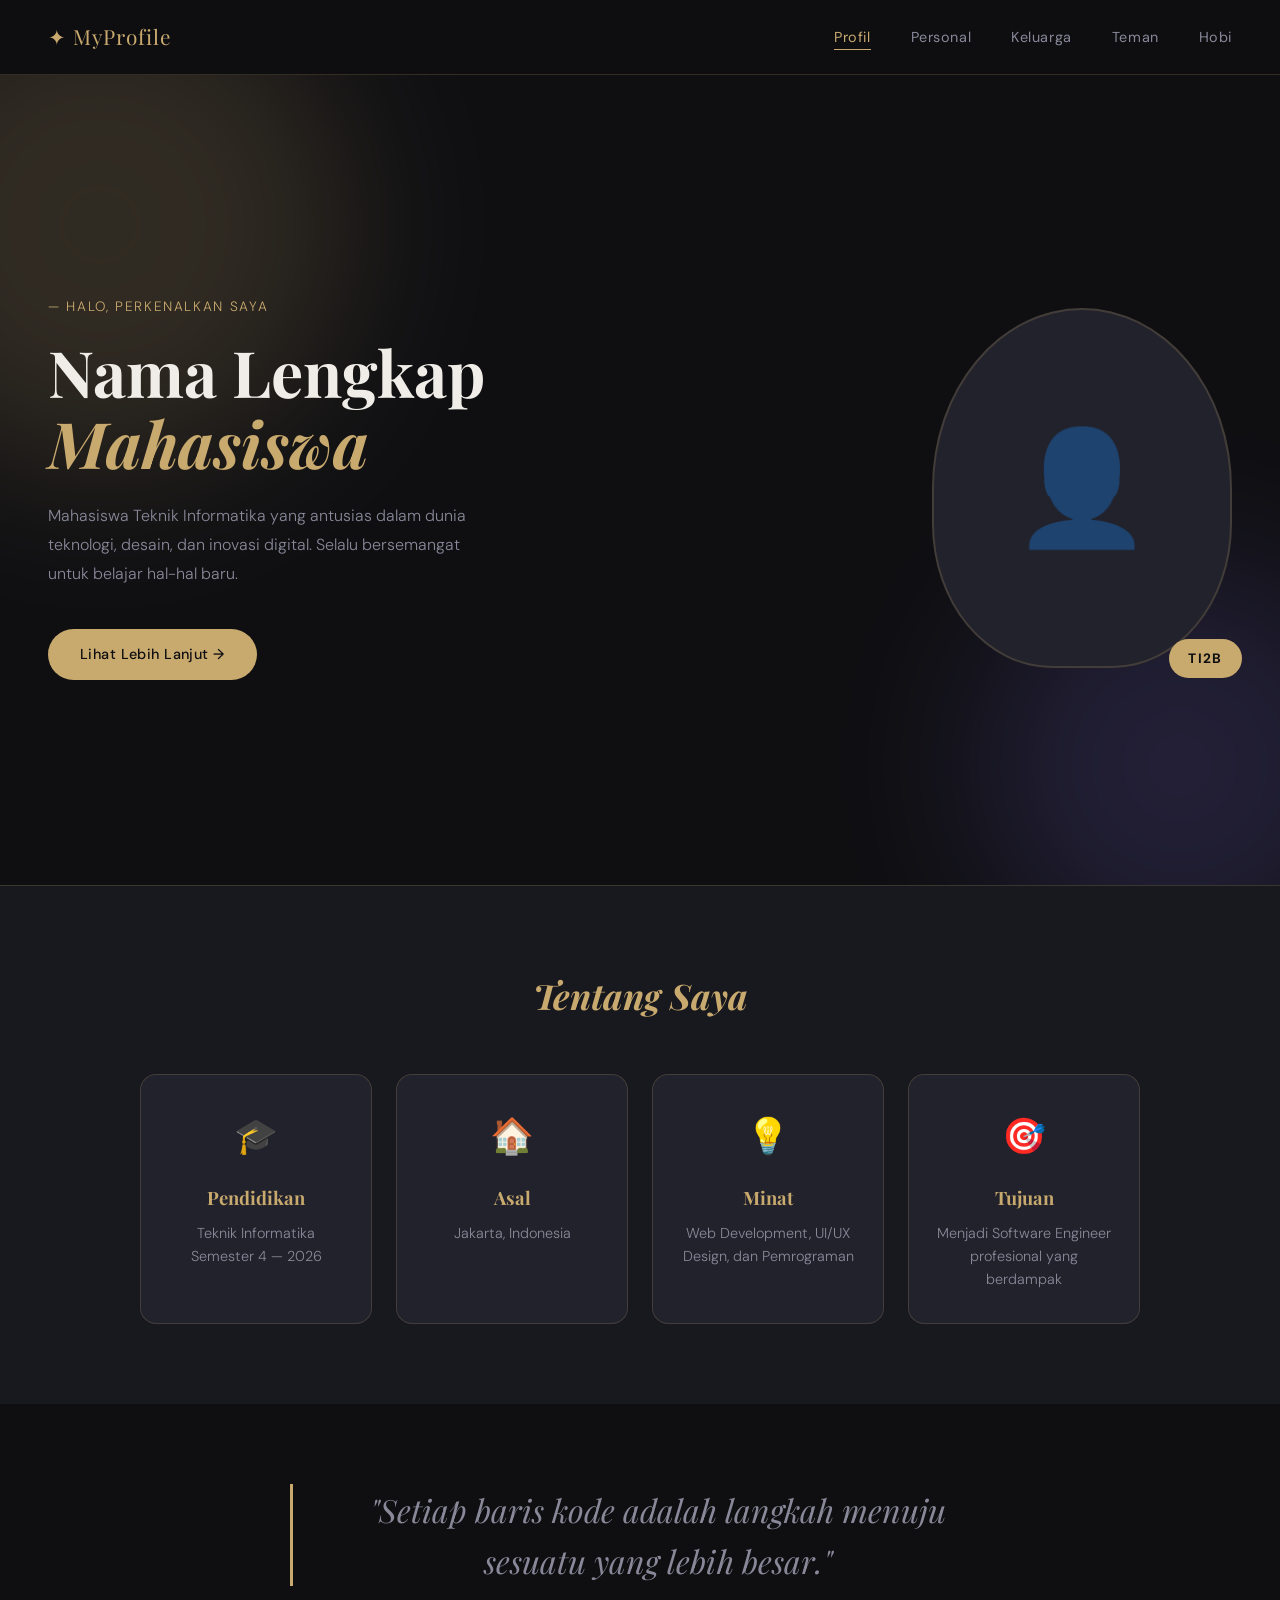
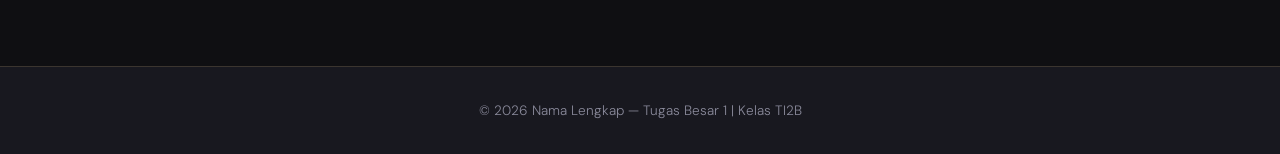
<file: tugasbesar1/index.html>
<!DOCTYPE html>
<html lang="id">
<head>
  <meta charset="UTF-8" />
  <meta name="viewport" content="width=device-width, initial-scale=1.0" />
  <title>Profil Saya</title>
  <link rel="stylesheet" href="style.css" />
  <link href="https://fonts.googleapis.com/css2?family=Playfair+Display:wght@400;700&family=DM+Sans:wght@300;400;500&display=swap" rel="stylesheet" />
</head>
<body>

  <nav class="navbar">
    <div class="nav-logo">✦ MyProfile</div>
    <ul class="nav-links">
      <li><a href="index.html" class="active">Profil</a></li>
      <li><a href="personal.html">Personal</a></li>
      <li><a href="keluarga.html">Keluarga</a></li>
      <li><a href="teman.html">Teman</a></li>
      <li><a href="hobi.html">Hobi</a></li>
    </ul>
  </nav>

  <header class="hero">
    <div class="hero-blob blob1"></div>
    <div class="hero-blob blob2"></div>
    <div class="hero-content">
      <p class="hero-tag">— Halo, perkenalkan saya</p>
      <h1 class="hero-name">Nama Lengkap<br /><span>Mahasiswa</span></h1>
      <p class="hero-desc">Mahasiswa Teknik Informatika yang antusias dalam dunia teknologi, desain, dan inovasi digital. Selalu bersemangat untuk belajar hal-hal baru.</p>
      <a href="personal.html" class="btn-primary">Lihat Lebih Lanjut →</a>
    </div>
    <div class="hero-avatar">
      <div class="avatar-frame">
        <div class="avatar-placeholder">👤</div>
      </div>
      <div class="avatar-badge">TI2B</div>
    </div>
  </header>

  <section class="cards-section">
    <h2 class="section-title">Tentang Saya</h2>
    <div class="cards-grid">
      <div class="card">
        <div class="card-icon">🎓</div>
        <h3>Pendidikan</h3>
        <p>Teknik Informatika<br />Semester 4 — 2026</p>
      </div>
      <div class="card">
        <div class="card-icon">🏠</div>
        <h3>Asal</h3>
        <p>Jakarta, Indonesia</p>
      </div>
      <div class="card">
        <div class="card-icon">💡</div>
        <h3>Minat</h3>
        <p>Web Development, UI/UX Design, dan Pemrograman</p>
      </div>
      <div class="card">
        <div class="card-icon">🎯</div>
        <h3>Tujuan</h3>
        <p>Menjadi Software Engineer profesional yang berdampak</p>
      </div>
    </div>
  </section>

  <section class="quote-section">
    <blockquote>
      "Setiap baris kode adalah langkah menuju sesuatu yang lebih besar."
    </blockquote>
  </section>

  <footer class="footer">
    <p>© 2026 Nama Lengkap — Tugas Besar 1 | Kelas TI2B</p>
  </footer>

</body>
</html>
</file>
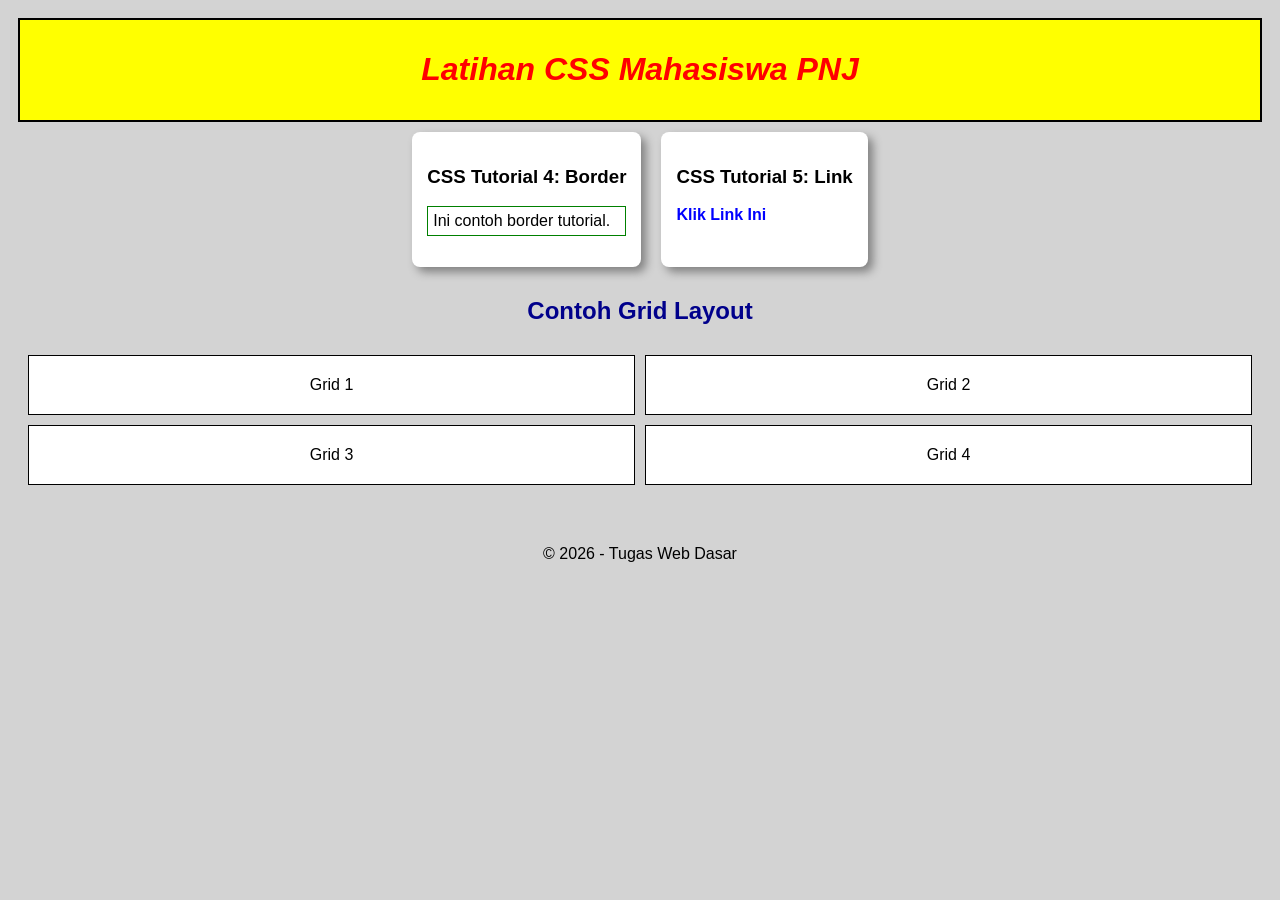
<file: latihan 6/latihan.html>
<!DOCTYPE html>
<html lang="id">
<head>
    <meta charset="UTF-8">
    <meta name="viewport" content="width=device-width, initial-scale=1.0">
    <title>Tugas Latihan 6 CSS</title>
    
    <link rel="stylesheet" href="style.css">

    <style>
        /* CSS Tutorial 1: Body Background */
        body {
            background-color: lightgrey;
            font-family: Arial, sans-serif;
            padding: 10px;
        }

        /* CSS Tutorial 2: Text Align */
        h2 {
            text-align: center;
            color: darkblue;
        }

        /* CSS Advanced 1: Box Shadow (Simpel) */
        .kotak-tugas {
            background-color: white;
            padding: 15px;
            margin: 10px;
            box-shadow: 5px 5px 10px gray;
            border-radius: 8px;
        }

        /* Responsive: Kalau dibuka di HP (Min 1) */
        @media screen and (max-width: 600px) {
            .wadah-grid {
                display: block; /* Jadi tumpuk ke bawah kalau di HP */
            }
        }
    </style>
</head>
<body>

    <div style="background-color: yellow; padding: 10px; border: 2px solid black; text-align: center;">
        <h1 style="color: red; font-style: italic;">Latihan CSS Mahasiswa PNJ</h1>
    </div>

    <main>
        <div class="wadah-flex">
            <div class="kotak-tugas">
                <h3>CSS Tutorial 4: Border</h3>
                <p style="border: 1px solid green; padding: 5px;">Ini contoh border tutorial.</p>
            </div>
            <div class="kotak-tugas">
                <h3>CSS Tutorial 5: Link</h3>
                <a href="#" class="link-edit">Klik Link Ini</a>
            </div>
        </div>

        <h2>Contoh Grid Layout</h2>
        <div class="wadah-grid">
            <div class="isi-grid">Grid 1</div>
            <div class="isi-grid">Grid 2</div>
            <div class="isi-grid">Grid 3</div>
            <div class="isi-grid">Grid 4</div>
        </div>
    </main>

    <footer style="margin-top: 50px; text-align: center;">
        <p>&copy; 2026 - Tugas Web Dasar</p>
    </footer>

</body>
</html>
</file>
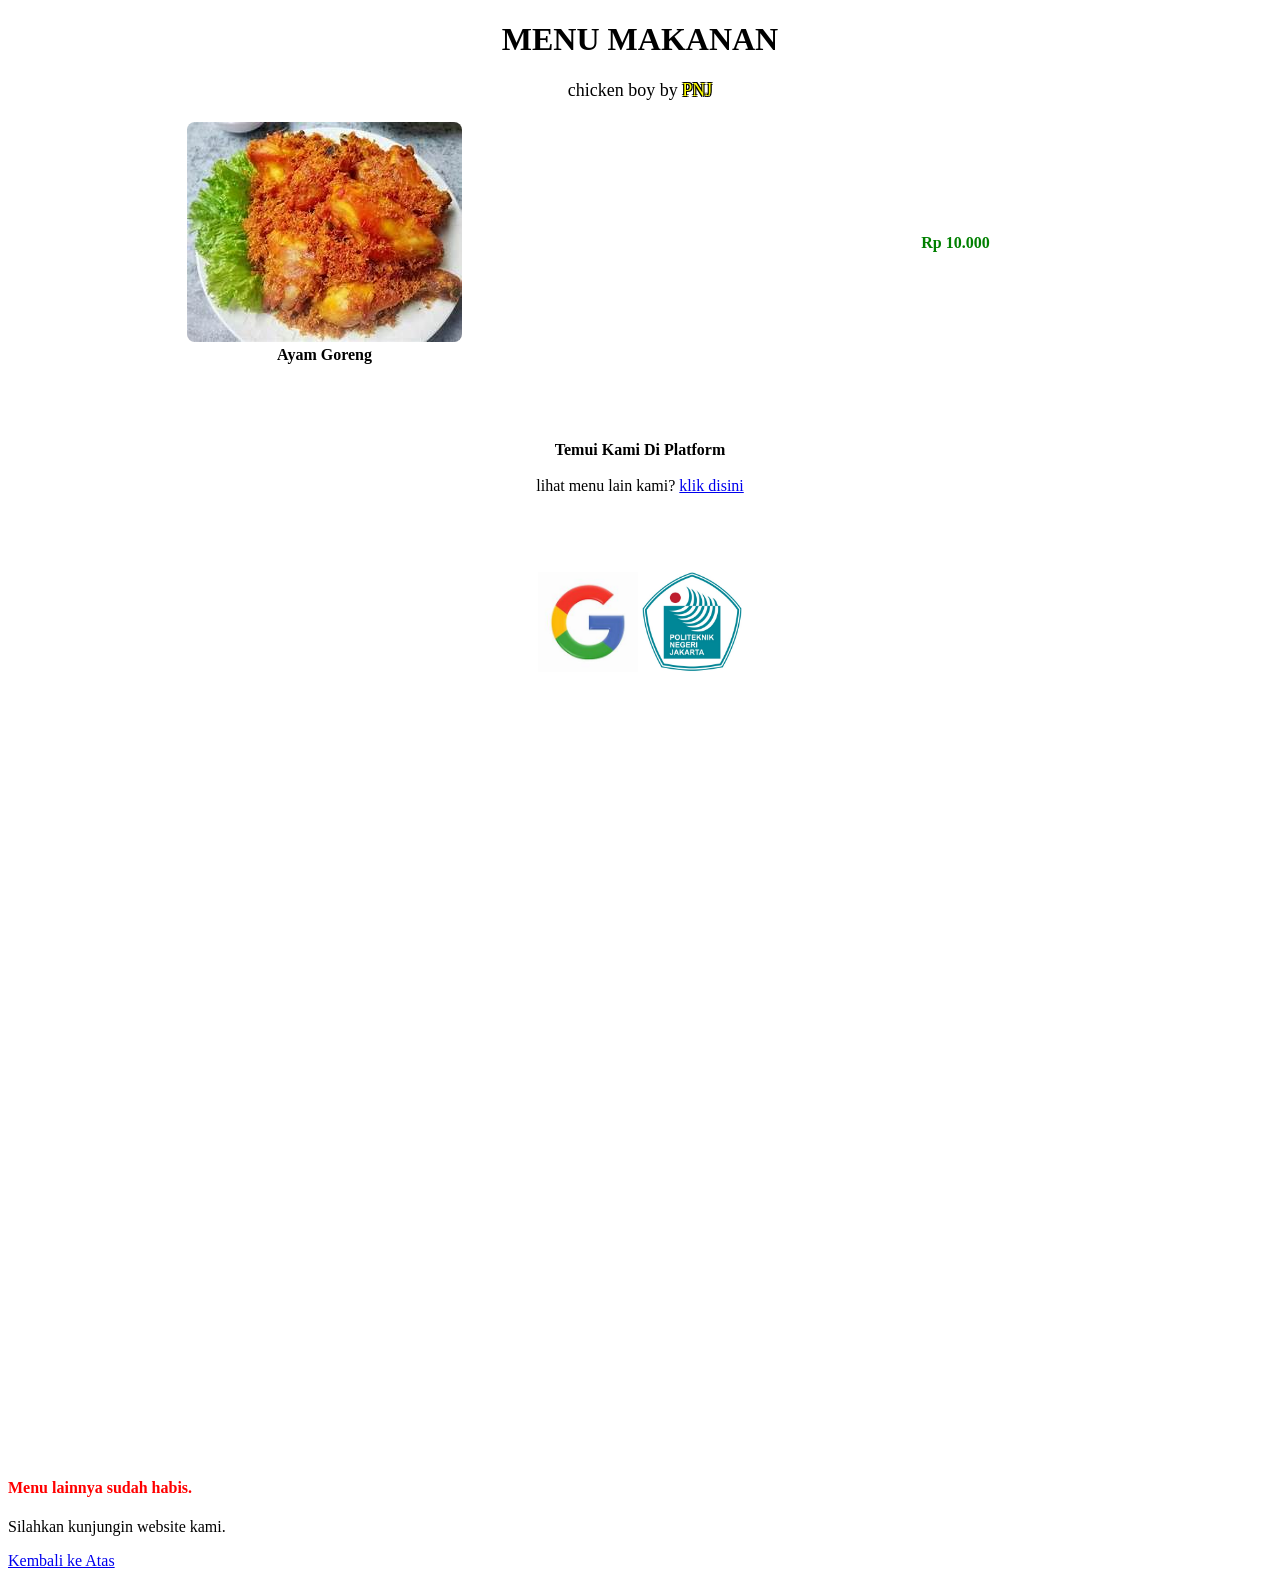
<file: latihan3/Andreas-latihan3.html>
<!DOCTYPE html>
<html lang="en">
<head>
    <meta charset="UTF-8">
    <meta name="viewport" content="width=device-width, initial-scale=1.0">
    <title>Document</title>
</head>
<body> 
    <h1 style="text-align:center">
            MENU MAKANAN
    </h1>
    <p style="text-align: center; font-size: large; font-weight: lighter;">chicken boy by <span style="color: yellow; text-shadow: -1px -1px 0 #000, 1px -1px 0 #000, -1px 1px 0 #000, 1px 1px 0 #000;"> PNJ</span></p>

    <table style="width: 100%;  " >
        <tr  style="height: 200px;">
            <td style="width: 50%; text-align: center; vertical-align: middle;">
                <img src="images/ayam.jpg" alt="Ayam Goreng" style="max-width: 80%; height: auto; border-radius: 8px;">
                <br>
                <strong>Ayam Goreng</strong>
            </td>
            
            <td style="text-align: center; vertical-align: middle;">
                <span style="color: green; font-weight: bold;">Rp 10.000</span>
            </td>
        </tr>
        <tr style="text-align: center; vertical-align: middle ; ">
            <td colspan="2" style="height: 200px; font-weight: bolder;">
                Temui Kami Di Platform
                <br>
                <br>
                <span style="font-weight: lighter;">lihat menu lain kami? <a href="#menu" underline>klik disini</a></span>
                
            </td>
            
            
        </tr>
        <tr style="text-align: center; vertical-align: middle ; ">
            <td colspan="2" style="height: 100px; font-weight: bolder;">
               <a href="https://www.google.com" target="_blank"><img style=" width: 100px; height: 100px;" src="images/google.jpg" alt=""></a>
               <a href="https://elearning.pnj.ac.id/" target="_self"><img style=" width: 100px; height: 100px;" src="images/pnj.jpg" alt=""></a>
               
            </td>

        </tr>
    </table>

    <div class="content">
        
        
        <h4 id="menu" style="margin-top: 800px; color: red;">Menu lainnya sudah habis.</h4>
        <p>Silahkan kunjungin website kami.</p>
        <a href="#top">Kembali ke Atas</a>
    </div>
</body>
</html>
</file>
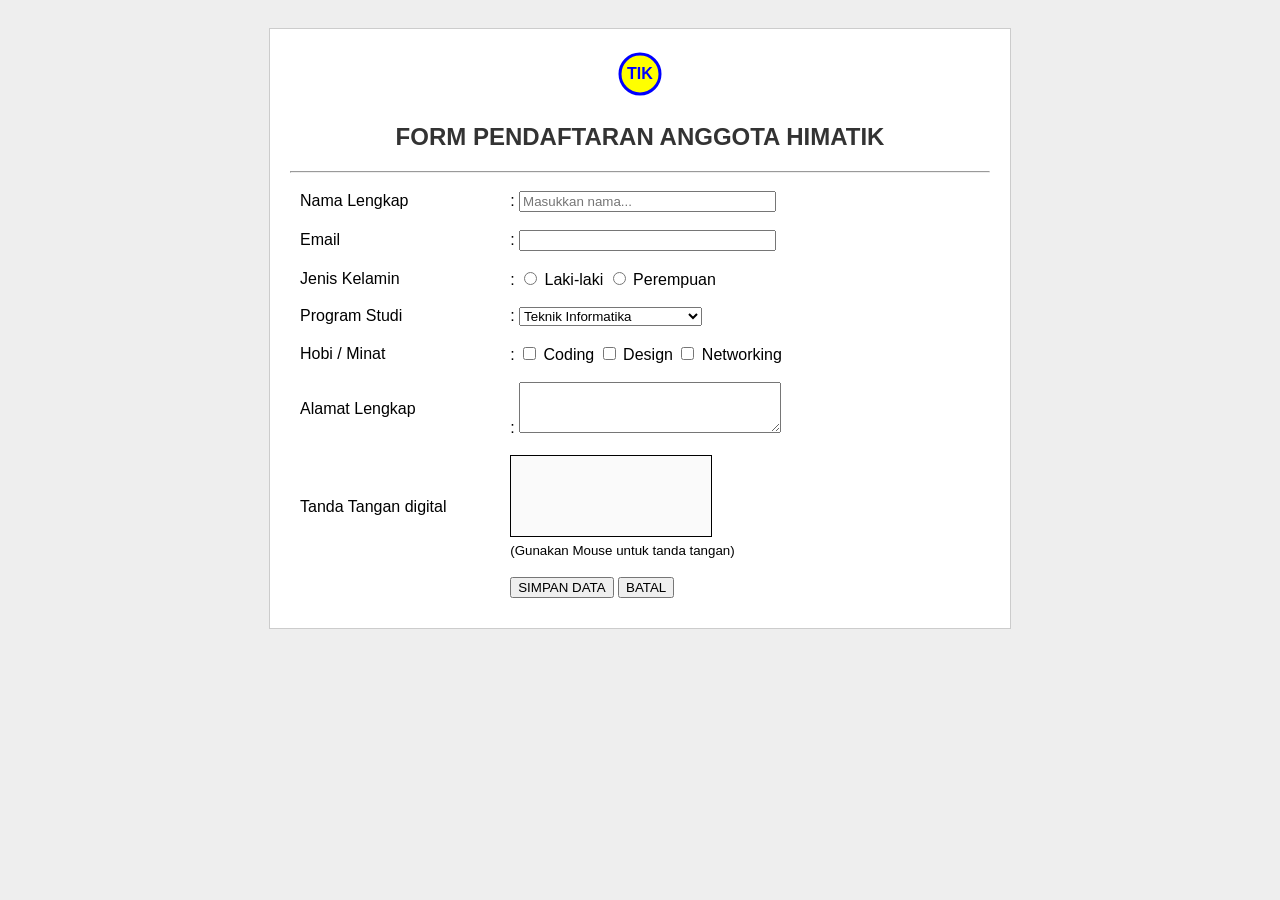
<file: latihan5/LATIHAN-FORM_ANDRE_FORM_2B.html>
<!DOCTYPE html>
<html>
<head>
    <title>Tugas Pemrograman Web - Form Pendaftaran HIMATIK</title>
    <style>
        body {
            font-family: Arial, sans-serif;
            background-color: #eeeeee;
            padding: 20px;
        }
        .box-tugas {
            background-color: white;
            width: 700px;
            margin: auto;
            padding: 20px;
            border: 1px solid #ccc;
        }
        h2 {
            text-align: center;
            color: #333;
        }
        /* Style Tabel Utama biar Rapi */
        table {
            width: 100%;
        }
        td {
            padding: 8px;
        }
        /* Style untuk Canvas */
        #garis-tanda-tangan {
            border: 1px solid #000;
            background-color: #fafafa;
        }
    </style>
</head>
<body>

<div class="box-tugas">
    <center>
        <svg width="50" height="50">
            <circle cx="25" cy="25" r="20" stroke="blue" stroke-width="3" fill="yellow" />
            <text x="12" y="30" fill="blue" font-weight="bold">TIK</text>
        </svg>
        <h2>FORM PENDAFTARAN ANGGOTA HIMATIK</h2>
        <hr>
    </center>

    <form action="" method="post">
        <table border="0">
            <tr>
                <td width="30%">Nama Lengkap</td>
                <td>: <input type="text" name="nama" size="30" placeholder="Masukkan nama..."></td>
            </tr>
            <tr>
                <td>Email</td>
                <td>: <input type="email" name="email" size="30"></td>
            </tr>
            <tr>
                <td>Jenis Kelamin</td>
                <td>: 
                    <input type="radio" name="jk" value="L"> Laki-laki
                    <input type="radio" name="jk" value="P"> Perempuan
                </td>
            </tr>
            <tr>
                <td>Program Studi</td>
                <td>: 
                    <select name="prodi">
                        <option value="TI">Teknik Informatika</option>
                        <option value="TMJ">Teknik Multimedia Jaringan</option>
                        <option value="TMD">Teknik Multimedia Digital</option>
                    </select>
                </td>
            </tr>
            <tr>
                <td>Hobi / Minat</td>
                <td>: 
                    <input type="checkbox" name="hobi1"> Coding
                    <input type="checkbox" name="hobi2"> Design
                    <input type="checkbox" name="hobi3"> Networking
                </td>
            </tr>
            <tr>
                <td>Alamat Lengkap</td>
                <td>: <textarea name="alamat" cols="30" rows="3"></textarea></td>
            </tr>
            
            <tr>
                <td>Tanda Tangan digital</td>
                <td>
                    <canvas id="garis-tanda-tangan" width="200" height="80"></canvas>
                    <br><small>(Gunakan Mouse untuk tanda tangan)</small>
                </td>
            </tr>

            <tr>
                <td></td>
                <td>
                    <input type="submit" value="SIMPAN DATA">
                    <input type="reset" value="BATAL">
                </td>
            </tr>
        </table>
    </form>
</div>

<script>
    var canvas = document.getElementById("garis-tanda-tangan");
    var ctx = canvas.getContext("2d");
    var drawing = false;

    canvas.addEventListener("mousedown", function() { drawing = true; });
    canvas.addEventListener("mouseup", function() { drawing = false; ctx.beginPath(); });
    canvas.addEventListener("mousemove", draw);

    function draw(event) {
        if (!drawing) return;
        var rect = canvas.getBoundingClientRect();
        ctx.lineWidth = 2;
        ctx.lineCap = "round";
        ctx.strokeStyle = "black";

        ctx.lineTo(event.clientX - rect.left, event.clientY - rect.top);
        ctx.stroke();
        ctx.beginPath();
        ctx.moveTo(event.clientX - rect.left, event.clientY - rect.top);
    }
</script>

</body>
</html>
</file>
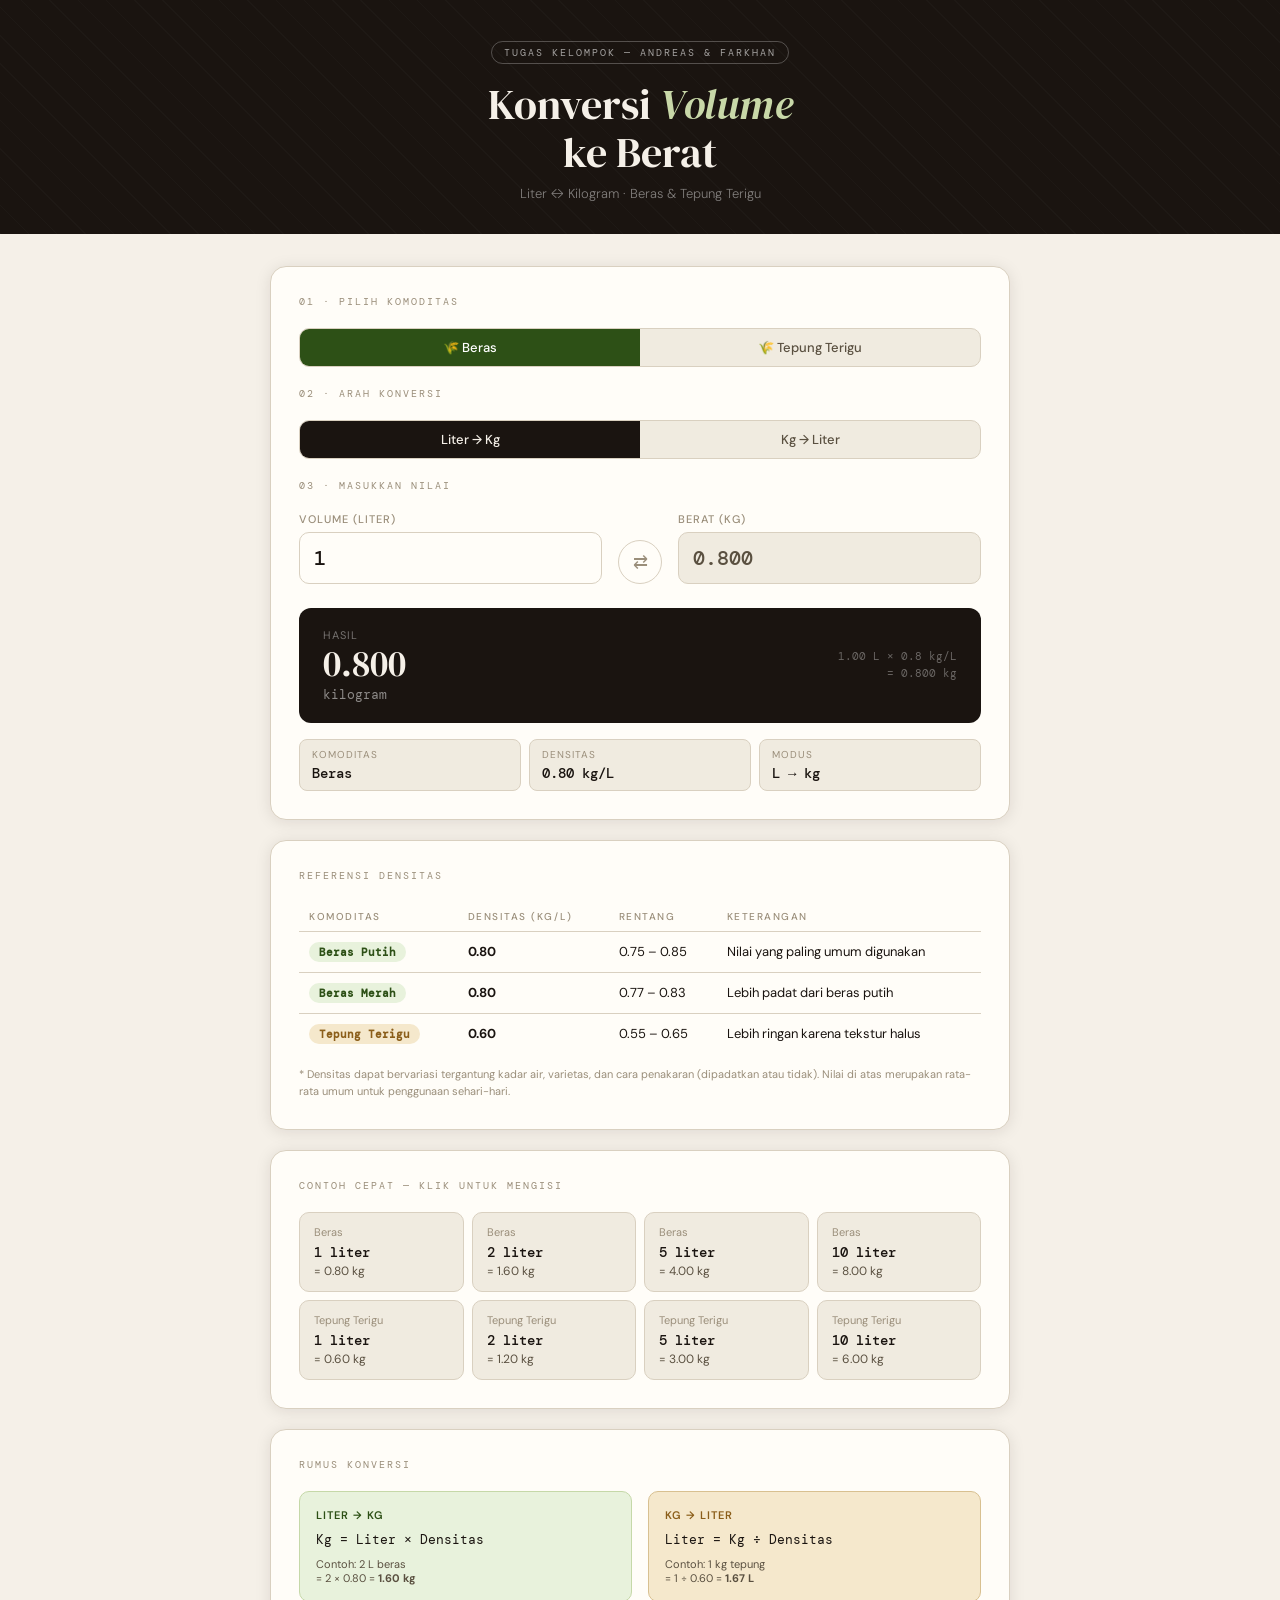
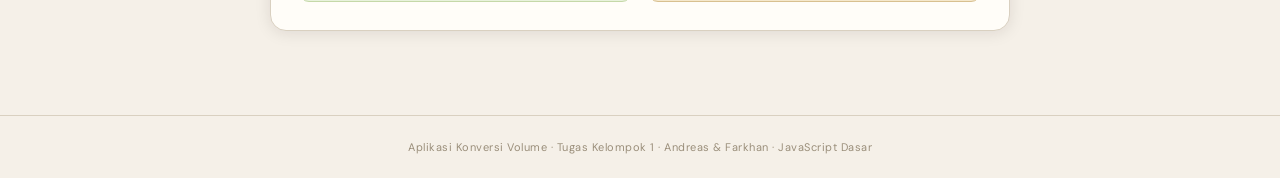
<file: PERTEMUAN 11/konversi_beras_tepung.html>
<!DOCTYPE html>
<html lang="id">
<head>
  <meta charset="UTF-8" />
  <meta name="viewport" content="width=device-width, initial-scale=1.0"/>
  <title>Konversi Liter ↔ Kg | Beras & Tepung Terigu</title>
  <link href="https://fonts.googleapis.com/css2?family=DM+Serif+Display:ital@0;1&family=DM+Sans:wght@300;400;500;600&family=DM+Mono:wght@400;500&display=swap" rel="stylesheet"/>
  <style>
    *, *::before, *::after { box-sizing: border-box; margin: 0; padding: 0; }

    :root {
      --bg:         #F5F0E8;
      --surface:    #FFFDF8;
      --surface2:   #F0EBE0;
      --border:     #D9D0C0;
      --accent:     #2D5016;
      --accent2:    #8B5E1A;
      --text:       #1A1410;
      --text2:      #5A5040;
      --text3:      #9A8E7A;
      --beras:      #2D5016;
      --beras-bg:   #E8F2DC;
      --tepung:     #8B5E1A;
      --tepung-bg:  #F5E8CC;
      --result-bg:  #1A1410;
      --result-txt: #F5F0E8;
      --shadow:     0 2px 16px rgba(26,20,16,0.10);
    }

    body {
      font-family: 'DM Sans', sans-serif;
      background: var(--bg);
      color: var(--text);
      min-height: 100vh;
      display: flex;
      flex-direction: column;
    }

    /* ── Header ── */
    header {
      background: var(--result-bg);
      color: var(--result-txt);
      padding: 2.5rem 2rem 2rem;
      text-align: center;
      position: relative;
      overflow: hidden;
    }
    header::before {
      content: '';
      position: absolute;
      inset: 0;
      background: repeating-linear-gradient(
        45deg,
        rgba(255,255,255,0.02) 0px,
        rgba(255,255,255,0.02) 1px,
        transparent 1px,
        transparent 20px
      );
    }
    header .chip {
      display: inline-block;
      font-family: 'DM Mono', monospace;
      font-size: 10px;
      letter-spacing: 2px;
      text-transform: uppercase;
      border: 1px solid rgba(255,255,255,0.25);
      padding: 4px 12px;
      border-radius: 20px;
      color: rgba(255,255,255,0.6);
      margin-bottom: 1rem;
    }
    header h1 {
      font-family: 'DM Serif Display', serif;
      font-size: clamp(28px, 5vw, 42px);
      font-weight: 400;
      line-height: 1.15;
      margin-bottom: 0.5rem;
    }
    header h1 em { font-style: italic; color: #C8D8A8; }
    header p {
      font-size: 13px;
      color: rgba(255,255,255,0.45);
      font-weight: 300;
    }

    /* ── Main layout ── */
    main {
      flex: 1;
      max-width: 780px;
      width: 100%;
      margin: 0 auto;
      padding: 2rem 1.25rem 4rem;
    }

    /* ── Card ── */
    .card {
      background: var(--surface);
      border: 1px solid var(--border);
      border-radius: 16px;
      padding: 1.75rem;
      margin-bottom: 1.25rem;
      box-shadow: var(--shadow);
    }
    .card-title {
      font-family: 'DM Mono', monospace;
      font-size: 10px;
      letter-spacing: 2px;
      text-transform: uppercase;
      color: var(--text3);
      margin-bottom: 1.25rem;
    }

    /* ── Toggle pills ── */
    .pill-group {
      display: flex;
      border: 1px solid var(--border);
      border-radius: 10px;
      overflow: hidden;
      margin-bottom: 1.25rem;
      background: var(--surface2);
    }
    .pill-btn {
      flex: 1;
      padding: 10px 8px;
      font-family: 'DM Sans', sans-serif;
      font-size: 13px;
      font-weight: 500;
      border: none;
      background: transparent;
      cursor: pointer;
      color: var(--text2);
      transition: all 0.2s;
    }
    .pill-btn.active[data-type="beras"] { background: var(--beras); color: #fff; }
    .pill-btn.active[data-type="tepung"] { background: var(--tepung); color: #fff; }
    .pill-btn.active[data-mode="lkg"],
    .pill-btn.active[data-mode="kgl"] { background: var(--result-bg); color: var(--result-txt); }

    /* ── Input row ── */
    .input-row {
      display: grid;
      grid-template-columns: 1fr auto 1fr;
      align-items: end;
      gap: 1rem;
      margin-bottom: 1.5rem;
    }
    .field label {
      display: block;
      font-size: 11px;
      font-weight: 500;
      letter-spacing: 1px;
      text-transform: uppercase;
      color: var(--text3);
      margin-bottom: 6px;
    }
    .field input {
      width: 100%;
      padding: 12px 14px;
      font-family: 'DM Mono', monospace;
      font-size: 20px;
      font-weight: 500;
      border: 1.5px solid var(--border);
      border-radius: 10px;
      background: var(--surface);
      color: var(--text);
      outline: none;
      transition: border-color 0.2s;
    }
    .field input:focus { border-color: var(--accent); }
    .field input[readonly] {
      background: var(--surface2);
      color: var(--text2);
    }
    .arrow-box {
      display: flex;
      align-items: center;
      justify-content: center;
      width: 44px;
      height: 44px;
      border: 1.5px solid var(--border);
      border-radius: 50%;
      font-size: 18px;
      color: var(--text3);
      cursor: pointer;
      background: var(--surface);
      transition: all 0.2s;
      margin-bottom: 0;
      align-self: end;
    }
    .arrow-box:hover {
      background: var(--result-bg);
      color: #fff;
      border-color: var(--result-bg);
    }

    /* ── Result banner ── */
    .result-banner {
      background: var(--result-bg);
      color: var(--result-txt);
      border-radius: 12px;
      padding: 1.25rem 1.5rem;
      display: flex;
      align-items: center;
      justify-content: space-between;
      gap: 1rem;
      margin-bottom: 1rem;
    }
    .result-banner .rb-label {
      font-size: 11px;
      letter-spacing: 1px;
      text-transform: uppercase;
      color: rgba(255,255,255,0.4);
      margin-bottom: 4px;
    }
    .result-banner .rb-val {
      font-family: 'DM Serif Display', serif;
      font-size: 36px;
      font-weight: 400;
      line-height: 1;
    }
    .result-banner .rb-unit {
      font-family: 'DM Mono', monospace;
      font-size: 13px;
      color: rgba(255,255,255,0.5);
      margin-top: 4px;
    }
    .result-banner .rb-formula {
      font-family: 'DM Mono', monospace;
      font-size: 11px;
      color: rgba(255,255,255,0.35);
      text-align: right;
      line-height: 1.6;
    }

    /* ── Info chips ── */
    .info-row {
      display: flex;
      gap: 8px;
      flex-wrap: wrap;
    }
    .info-chip {
      background: var(--surface2);
      border: 1px solid var(--border);
      border-radius: 8px;
      padding: 8px 12px;
      flex: 1;
      min-width: 120px;
    }
    .info-chip .ic-label { font-size: 10px; text-transform: uppercase; letter-spacing: 1px; color: var(--text3); margin-bottom: 3px; }
    .info-chip .ic-val { font-family: 'DM Mono', monospace; font-size: 14px; font-weight: 500; color: var(--text); }

    /* ── Reference table card ── */
    .ref-table {
      width: 100%;
      border-collapse: collapse;
      font-size: 13px;
    }
    .ref-table th {
      text-align: left;
      padding: 8px 10px;
      font-size: 10px;
      letter-spacing: 1.5px;
      text-transform: uppercase;
      color: var(--text3);
      border-bottom: 1px solid var(--border);
      font-weight: 500;
    }
    .ref-table td {
      padding: 10px 10px;
      border-bottom: 1px solid var(--border);
      color: var(--text);
    }
    .ref-table tr:last-child td { border-bottom: none; }
    .ref-table tr:hover td { background: var(--surface2); }
    .badge {
      display: inline-block;
      font-size: 11px;
      font-weight: 600;
      padding: 3px 10px;
      border-radius: 20px;
      font-family: 'DM Mono', monospace;
    }
    .badge-beras { background: var(--beras-bg); color: var(--beras); }
    .badge-tepung { background: var(--tepung-bg); color: var(--tepung); }

    /* ── Example cards ── */
    .example-grid {
      display: grid;
      grid-template-columns: repeat(auto-fill, minmax(150px, 1fr));
      gap: 8px;
    }
    .ex-card {
      background: var(--surface2);
      border: 1px solid var(--border);
      border-radius: 10px;
      padding: 12px 14px;
      cursor: pointer;
      transition: all 0.15s;
    }
    .ex-card:hover { border-color: var(--accent); background: var(--beras-bg); }
    .ex-card[data-k="tepung"]:hover { border-color: var(--accent2); background: var(--tepung-bg); }
    .ex-card .ex-label { font-size: 11px; color: var(--text3); margin-bottom: 4px; }
    .ex-card .ex-val { font-family: 'DM Mono', monospace; font-size: 14px; font-weight: 500; }
    .ex-card .ex-result { font-size: 12px; color: var(--text2); margin-top: 2px; }

    /* ── Footer ── */
    footer {
      text-align: center;
      padding: 1.5rem;
      font-size: 11px;
      color: var(--text3);
      letter-spacing: 0.5px;
      border-top: 1px solid var(--border);
    }

    /* ── Responsive ── */
    @media (max-width: 520px) {
      .input-row { grid-template-columns: 1fr; }
      .arrow-box { transform: rotate(90deg); align-self: center; }
      .result-banner { flex-direction: column; align-items: flex-start; }
      .result-banner .rb-formula { text-align: left; }
    }
  </style>
</head>
<body>

<header>
  <div class="chip">Tugas Kelompok — Andreas &amp; Farkhan</div>
  <h1>Konversi <em>Volume</em><br>ke Berat</h1>
  <p>Liter ↔ Kilogram · Beras &amp; Tepung Terigu</p>
</header>

<main>

  <!-- ── CONVERTER CARD ── -->
  <div class="card">
    <p class="card-title">01 · Pilih komoditas</p>
    <div class="pill-group" id="pg-komoditas">
      <button class="pill-btn active" data-type="beras" onclick="setKomoditas('beras')">🌾 Beras</button>
      <button class="pill-btn" data-type="tepung" onclick="setKomoditas('tepung')">🌾 Tepung Terigu</button>
    </div>

    <p class="card-title">02 · Arah konversi</p>
    <div class="pill-group" id="pg-mode">
      <button class="pill-btn active" data-mode="lkg" onclick="setMode('lkg')">Liter → Kg</button>
      <button class="pill-btn" data-mode="kgl" onclick="setMode('kgl')">Kg → Liter</button>
    </div>

    <p class="card-title">03 · Masukkan nilai</p>
    <div class="input-row">
      <div class="field">
        <label id="lbl-input">Volume (Liter)</label>
        <input type="number" id="inp" value="1" min="0" step="0.01" oninput="hitung()" placeholder="0"/>
      </div>
      <div class="arrow-box" title="Tukar arah" onclick="tukar()">⇄</div>
      <div class="field">
        <label id="lbl-output">Berat (Kg)</label>
        <input type="text" id="out" readonly placeholder="—"/>
      </div>
    </div>

    <!-- Result banner -->
    <div class="result-banner">
      <div>
        <div class="rb-label">Hasil</div>
        <div class="rb-val" id="rb-val">0.800</div>
        <div class="rb-unit" id="rb-unit">kilogram</div>
      </div>
      <div class="rb-formula" id="rb-formula">
        1 L × 0.80 kg/L<br>= 0.800 kg
      </div>
    </div>

    <!-- Info chips -->
    <div class="info-row">
      <div class="info-chip">
        <div class="ic-label">Komoditas</div>
        <div class="ic-val" id="ic-komoditas">Beras</div>
      </div>
      <div class="info-chip">
        <div class="ic-label">Densitas</div>
        <div class="ic-val" id="ic-densitas">0.80 kg/L</div>
      </div>
      <div class="info-chip">
        <div class="ic-label">Modus</div>
        <div class="ic-val" id="ic-mode">L → kg</div>
      </div>
    </div>
  </div>

  <!-- ── REFERENCE TABLE ── -->
  <div class="card">
    <p class="card-title">Referensi densitas</p>
    <table class="ref-table">
      <thead>
        <tr>
          <th>Komoditas</th>
          <th>Densitas (kg/L)</th>
          <th>Rentang</th>
          <th>Keterangan</th>
        </tr>
      </thead>
      <tbody>
        <tr>
          <td><span class="badge badge-beras">Beras Putih</span></td>
          <td><strong>0.80</strong></td>
          <td>0.75 – 0.85</td>
          <td>Nilai yang paling umum digunakan</td>
        </tr>
        <tr>
          <td><span class="badge badge-beras">Beras Merah</span></td>
          <td><strong>0.80</strong></td>
          <td>0.77 – 0.83</td>
          <td>Lebih padat dari beras putih</td>
        </tr>
        <tr>
          <td><span class="badge badge-tepung">Tepung Terigu</span></td>
          <td><strong>0.60</strong></td>
          <td>0.55 – 0.65</td>
          <td>Lebih ringan karena tekstur halus</td>
        </tr>
      </tbody>
    </table>
    <p style="font-size:11px;color:var(--text3);margin-top:12px;line-height:1.6;">
      * Densitas dapat bervariasi tergantung kadar air, varietas, dan cara penakaran (dipadatkan atau tidak).
      Nilai di atas merupakan rata-rata umum untuk penggunaan sehari-hari.
    </p>
  </div>

  <!-- ── QUICK EXAMPLES ── -->
  <div class="card">
    <p class="card-title">Contoh cepat — klik untuk mengisi</p>
    <div class="example-grid" id="contoh-grid"></div>
  </div>

  <!-- ── FORMULA CARD ── -->
  <div class="card">
    <p class="card-title">Rumus konversi</p>
    <div style="display:grid;grid-template-columns:1fr 1fr;gap:1rem;">
      <div style="background:var(--beras-bg);border:1px solid #C5D8A8;border-radius:10px;padding:1rem;">
        <div style="font-size:11px;color:var(--beras);font-weight:600;letter-spacing:1px;margin-bottom:6px;">LITER → KG</div>
        <code style="font-family:'DM Mono',monospace;font-size:13px;color:var(--text);">
          Kg = Liter × Densitas
        </code>
        <div style="font-size:11px;color:var(--text2);margin-top:8px;">
          Contoh: 2 L beras<br>= 2 × 0.80 = <strong>1.60 kg</strong>
        </div>
      </div>
      <div style="background:var(--tepung-bg);border:1px solid #D8C090;border-radius:10px;padding:1rem;">
        <div style="font-size:11px;color:var(--tepung);font-weight:600;letter-spacing:1px;margin-bottom:6px;">KG → LITER</div>
        <code style="font-family:'DM Mono',monospace;font-size:13px;color:var(--text);">
          Liter = Kg ÷ Densitas
        </code>
        <div style="font-size:11px;color:var(--text2);margin-top:8px;">
          Contoh: 1 kg tepung<br>= 1 ÷ 0.60 = <strong>1.67 L</strong>
        </div>
      </div>
    </div>
  </div>

</main>

<footer>
  Aplikasi Konversi Volume · Tugas Kelompok 1 · Andreas &amp; Farkhan · JavaScript Dasar
</footer>

<script>
  // ── Data ──
  const DENSITAS = { beras: 0.80, tepung: 0.60 };
  const NAMA = { beras: 'Beras', tepung: 'Tepung Terigu' };
  const CONTOH_LITER = [1, 2, 5, 10];

  let komoditas = 'beras';
  let mode = 'lkg'; // 'lkg' | 'kgl'

  // ── Setters ──
  function setKomoditas(k) {
    komoditas = k;
    document.querySelectorAll('#pg-komoditas .pill-btn').forEach(b => {
      b.classList.toggle('active', b.dataset.type === k);
    });
    hitung();
    renderContoh();
  }

  function setMode(m) {
    mode = m;
    document.querySelectorAll('#pg-mode .pill-btn').forEach(b => {
      b.classList.toggle('active', b.dataset.mode === m);
    });
    if (m === 'lkg') {
      document.getElementById('lbl-input').textContent = 'Volume (Liter)';
      document.getElementById('lbl-output').textContent = 'Berat (Kg)';
    } else {
      document.getElementById('lbl-input').textContent = 'Berat (Kg)';
      document.getElementById('lbl-output').textContent = 'Volume (Liter)';
    }
    hitung();
  }

  function tukar() {
    setMode(mode === 'lkg' ? 'kgl' : 'lkg');
  }

  // ── Core calculation ──
  function hitung() {
    const val = parseFloat(document.getElementById('inp').value) || 0;
    const d = DENSITAS[komoditas];
    const nama = NAMA[komoditas];
    let hasil, unitIn, unitOut, formula;

    if (mode === 'lkg') {
      hasil = val * d;
      unitIn = 'liter';
      unitOut = 'kilogram';
      formula = `${val.toFixed(2)} L × ${d} kg/L\n= ${hasil.toFixed(3)} kg`;
    } else {
      hasil = d > 0 ? val / d : 0;
      unitIn = 'kg';
      unitOut = 'liter';
      formula = `${val.toFixed(2)} kg ÷ ${d} kg/L\n= ${hasil.toFixed(3)} L`;
    }

    document.getElementById('out').value = hasil.toFixed(3);
    document.getElementById('rb-val').textContent = hasil.toFixed(3);
    document.getElementById('rb-unit').textContent = unitOut;
    document.getElementById('rb-formula').innerHTML = formula.replace('\n', '<br>');
    document.getElementById('ic-komoditas').textContent = nama;
    document.getElementById('ic-densitas').textContent = d.toFixed(2) + ' kg/L';
    document.getElementById('ic-mode').textContent = mode === 'lkg' ? 'L → kg' : 'kg → L';
  }

  // ── Render quick examples ──
  function renderContoh() {
    const grid = document.getElementById('contoh-grid');
    const d = DENSITAS[komoditas];
    const items = [];

    ['beras', 'tepung'].forEach(k => {
      CONTOH_LITER.forEach(l => {
        items.push({ k, l, kg: (l * DENSITAS[k]).toFixed(2) });
      });
    });

    grid.innerHTML = items.map(item => `
      <div class="ex-card" data-k="${item.k}"
           onclick="loadContoh('${item.k}', ${item.l})">
        <div class="ex-label">${NAMA[item.k]}</div>
        <div class="ex-val">${item.l} liter</div>
        <div class="ex-result">= ${item.kg} kg</div>
      </div>
    `).join('');
  }

  function loadContoh(k, liter) {
    setKomoditas(k);
    setMode('lkg');
    document.getElementById('inp').value = liter;
    hitung();
    window.scrollTo({ top: 0, behavior: 'smooth' });
  }

  // ── Init ──
  hitung();
  renderContoh();
</script>
</body>
</html>
</file>
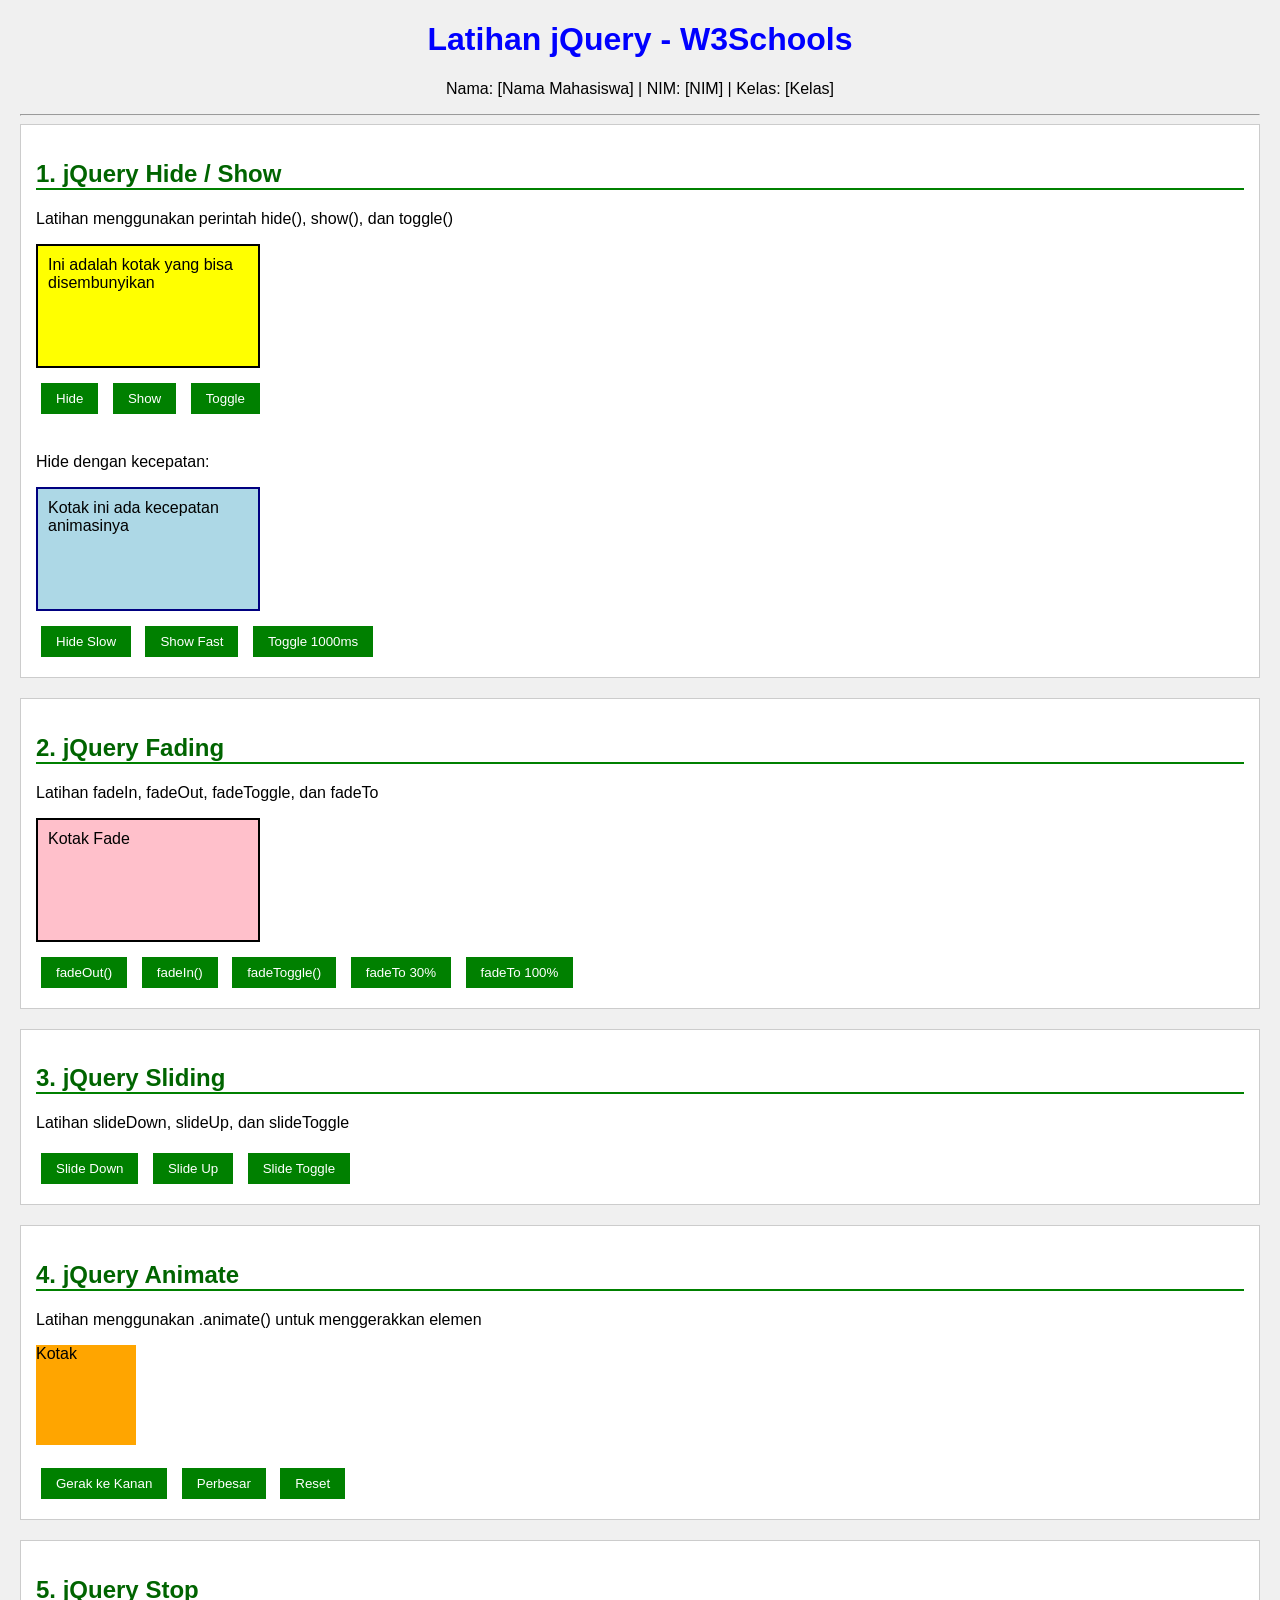
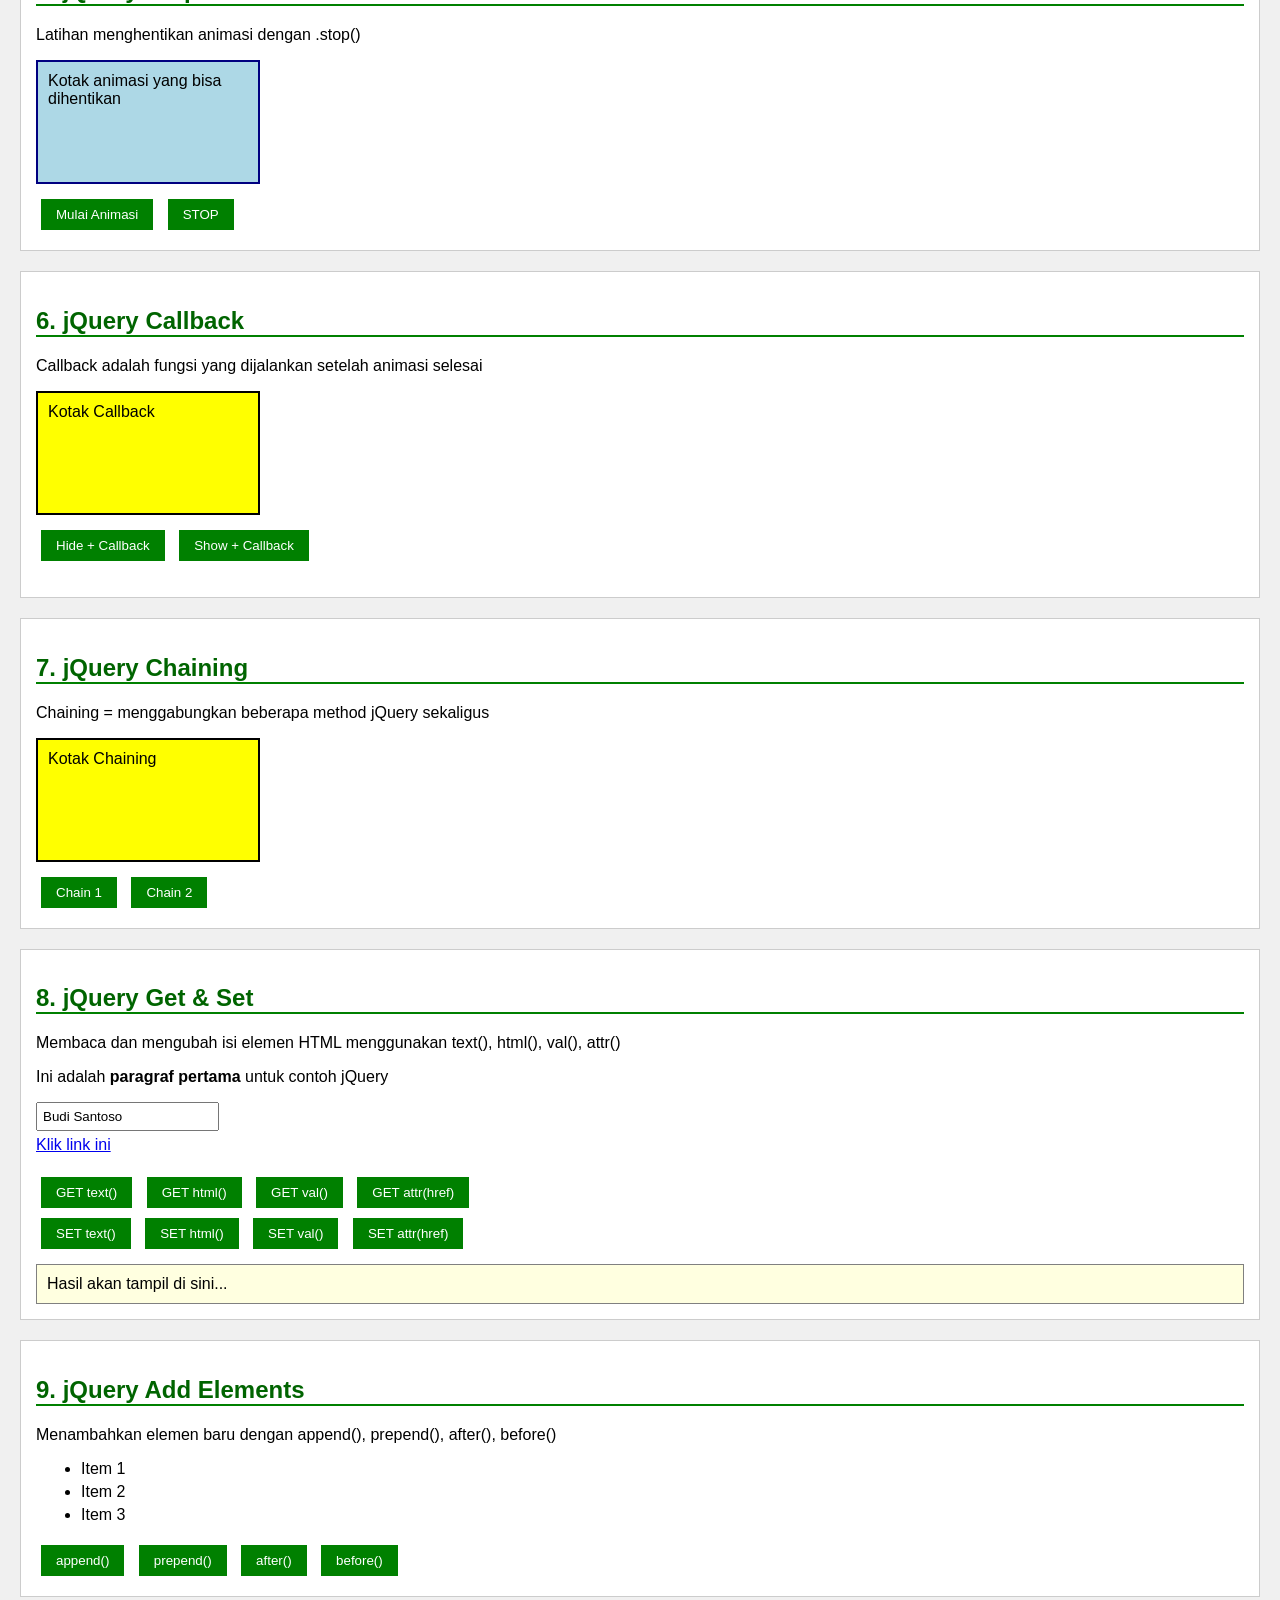
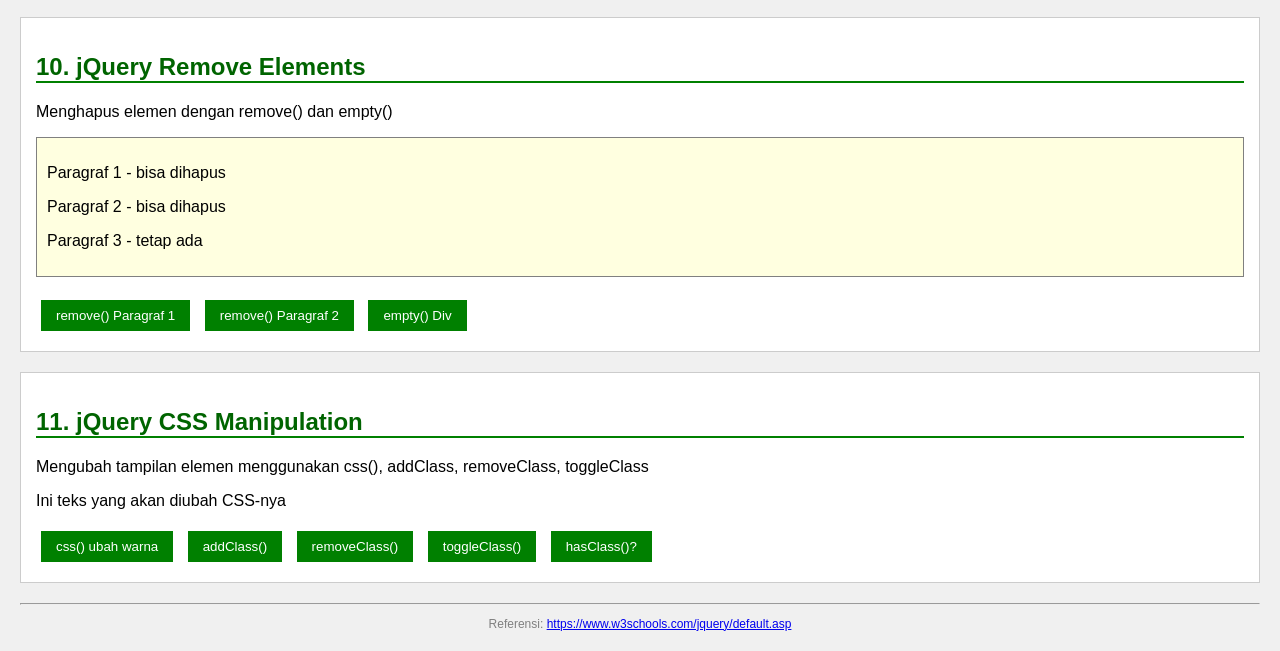
<file: PERTEMUAN 12/latihan_jquery_Andreas.html>
<!DOCTYPE html>
<html>
<head>
  <title>Latihan jQuery</title>
  <script src="https://ajax.googleapis.com/ajax/libs/jquery/3.6.0/jquery.min.js"></script>
  <style>
    body {
      font-family: Arial;
      margin: 20px;
      background-color: #f0f0f0;
    }

    h1 {
      color: blue;
      text-align: center;
    }

    h2 {
      color: darkgreen;
      border-bottom: 2px solid green;
    }

    .kotak {
      width: 200px;
      height: 100px;
      background-color: yellow;
      border: 2px solid black;
      padding: 10px;
      margin: 10px 0;
    }

    .kotak2 {
      width: 200px;
      height: 100px;
      background-color: lightblue;
      border: 2px solid navy;
      padding: 10px;
      margin: 10px 0;
    }

    button {
      background-color: green;
      color: white;
      padding: 8px 15px;
      margin: 5px;
      border: none;
      cursor: pointer;
    }

    button:hover {
      background-color: darkgreen;
    }

    .section-latihan {
      background-color: white;
      border: 1px solid #ccc;
      padding: 15px;
      margin-bottom: 20px;
    }

    #panel-slide {
      background-color: lightgreen;
      padding: 10px;
      border: 1px solid green;
      display: none;
    }

    #kotak-animate {
      width: 100px;
      height: 100px;
      background-color: orange;
      position: relative;
    }

    #output {
      background-color: lightyellow;
      border: 1px solid gray;
      padding: 10px;
      margin-top: 10px;
    }

    ul#daftar li {
      margin: 5px;
    }
  </style>
</head>
<body>

<h1>Latihan jQuery - W3Schools</h1>
<p style="text-align:center;">Nama: [Nama Mahasiswa] | NIM: [NIM] | Kelas: [Kelas]</p>

<hr>

<!-- ===================== -->
<!-- 1. HIDE/SHOW          -->
<!-- ===================== -->
<div class="section-latihan">
  <h2>1. jQuery Hide / Show</h2>
  <p>Latihan menggunakan perintah hide(), show(), dan toggle()</p>

  <div class="kotak" id="kotak1">
    Ini adalah kotak yang bisa disembunyikan
  </div>

  <button onclick="$('#kotak1').hide()">Hide</button>
  <button onclick="$('#kotak1').show()">Show</button>
  <button onclick="$('#kotak1').toggle()">Toggle</button>

  <br><br>

  <p>Hide dengan kecepatan:</p>
  <div class="kotak2" id="kotak2">
    Kotak ini ada kecepatan animasinya
  </div>

  <button onclick="$('#kotak2').hide('slow')">Hide Slow</button>
  <button onclick="$('#kotak2').show('fast')">Show Fast</button>
  <button onclick="$('#kotak2').toggle(1000)">Toggle 1000ms</button>
</div>

<!-- ===================== -->
<!-- 2. FADE               -->
<!-- ===================== -->
<div class="section-latihan">
  <h2>2. jQuery Fading</h2>
  <p>Latihan fadeIn, fadeOut, fadeToggle, dan fadeTo</p>

  <div class="kotak" id="kotak-fade" style="background-color: pink;">
    Kotak Fade
  </div>

  <button onclick="$('#kotak-fade').fadeOut()">fadeOut()</button>
  <button onclick="$('#kotak-fade').fadeIn()">fadeIn()</button>
  <button onclick="$('#kotak-fade').fadeToggle()">fadeToggle()</button>
  <button onclick="$('#kotak-fade').fadeTo('slow', 0.3)">fadeTo 30%</button>
  <button onclick="$('#kotak-fade').fadeTo('slow', 1)">fadeTo 100%</button>
</div>

<!-- ===================== -->
<!-- 3. SLIDE              -->
<!-- ===================== -->
<div class="section-latihan">
  <h2>3. jQuery Sliding</h2>
  <p>Latihan slideDown, slideUp, dan slideToggle</p>

  <button onclick="$('#panel-slide').slideDown()">Slide Down</button>
  <button onclick="$('#panel-slide').slideUp()">Slide Up</button>
  <button onclick="$('#panel-slide').slideToggle()">Slide Toggle</button>

  <div id="panel-slide">
    <p>Ini adalah panel yang muncul dengan efek slide!</p>
    <p>Bisa slideDown dan slideUp</p>
  </div>
</div>

<!-- ===================== -->
<!-- 4. ANIMATE            -->
<!-- ===================== -->
<div class="section-latihan">
  <h2>4. jQuery Animate</h2>
  <p>Latihan menggunakan .animate() untuk menggerakkan elemen</p>

  <div id="kotak-animate">Kotak</div>

  <br>
  <button id="btn-gerak">Gerak ke Kanan</button>
  <button id="btn-besar">Perbesar</button>
  <button id="btn-reset-animate">Reset</button>

  <script>
    $('#btn-gerak').click(function(){
      $('#kotak-animate').animate({left: '200px'}, 'slow');
    });

    $('#btn-besar').click(function(){
      $('#kotak-animate').animate({
        width: '200px',
        height: '200px',
        opacity: '0.5'
      }, 1000);
    });

    $('#btn-reset-animate').click(function(){
      $('#kotak-animate').animate({
        left: '0px',
        width: '100px',
        height: '100px',
        opacity: '1'
      }, 500);
    });
  </script>
</div>

<!-- ===================== -->
<!-- 5. STOP               -->
<!-- ===================== -->
<div class="section-latihan">
  <h2>5. jQuery Stop</h2>
  <p>Latihan menghentikan animasi dengan .stop()</p>

  <div class="kotak2" id="kotak-stop">
    Kotak animasi yang bisa dihentikan
  </div>

  <button id="btn-mulai-animasi">Mulai Animasi</button>
  <button id="btn-stop">STOP</button>

  <script>
    $('#btn-mulai-animasi').click(function(){
      $('#kotak-stop').slideUp(3000).slideDown(3000);
    });

    $('#btn-stop').click(function(){
      $('#kotak-stop').stop();
    });
  </script>
</div>

<!-- ===================== -->
<!-- 6. CALLBACK           -->
<!-- ===================== -->
<div class="section-latihan">
  <h2>6. jQuery Callback</h2>
  <p>Callback adalah fungsi yang dijalankan setelah animasi selesai</p>

  <div class="kotak" id="kotak-callback">
    Kotak Callback
  </div>

  <button id="btn-callback-hide">Hide + Callback</button>
  <button id="btn-callback-show">Show + Callback</button>
  <p id="pesan-callback" style="color:red; font-weight:bold;"></p>

  <script>
    $('#btn-callback-hide').click(function(){
      $('#kotak-callback').hide(1000, function(){
        $('#pesan-callback').text('Animasi hide() sudah selesai!');
      });
    });

    $('#btn-callback-show').click(function(){
      $('#kotak-callback').show(1000, function(){
        $('#pesan-callback').text('Animasi show() sudah selesai!');
      });
    });
  </script>
</div>

<!-- ===================== -->
<!-- 7. CHAINING           -->
<!-- ===================== -->
<div class="section-latihan">
  <h2>7. jQuery Chaining</h2>
  <p>Chaining = menggabungkan beberapa method jQuery sekaligus</p>

  <div class="kotak" id="kotak-chain">
    Kotak Chaining
  </div>

  <button id="btn-chain1">Chain 1</button>
  <button id="btn-chain2">Chain 2</button>

  <script>
    // contoh chaining - beberapa method digabung
    $('#btn-chain1').click(function(){
      $('#kotak-chain').css('background-color', 'red').slideUp(500).slideDown(500);
    });

    $('#btn-chain2').click(function(){
      $('#kotak-chain').css('background-color', 'yellow').fadeOut(800).fadeIn(800);
    });
  </script>
</div>

<!-- ===================== -->
<!-- 8. GET & SET          -->
<!-- ===================== -->
<div class="section-latihan">
  <h2>8. jQuery Get &amp; Set</h2>
  <p>Membaca dan mengubah isi elemen HTML menggunakan text(), html(), val(), attr()</p>

  <p id="paragraf1">Ini adalah <b>paragraf pertama</b> untuk contoh jQuery</p>
  <input type="text" id="inputNama" value="Budi Santoso" style="padding:5px; margin:5px 0; display:block;">
  <a id="link1" href="https://www.google.com">Klik link ini</a>

  <br><br>
  <button id="btn-gettext">GET text()</button>
  <button id="btn-gethtml">GET html()</button>
  <button id="btn-getval">GET val()</button>
  <button id="btn-getattr">GET attr(href)</button>
  <br>
  <button id="btn-settext">SET text()</button>
  <button id="btn-sethtml">SET html()</button>
  <button id="btn-setval">SET val()</button>
  <button id="btn-setattr">SET attr(href)</button>

  <div id="output">Hasil akan tampil di sini...</div>

  <script>
    $('#btn-gettext').click(function(){
      var hasil = $('#paragraf1').text();
      $('#output').text('Hasil text(): ' + hasil);
    });

    $('#btn-gethtml').click(function(){
      var hasil = $('#paragraf1').html();
      $('#output').text('Hasil html(): ' + hasil);
    });

    $('#btn-getval').click(function(){
      var hasil = $('#inputNama').val();
      $('#output').text('Hasil val(): ' + hasil);
    });

    $('#btn-getattr').click(function(){
      var hasil = $('#link1').attr('href');
      $('#output').text('Hasil attr(href): ' + hasil);
    });

    $('#btn-settext').click(function(){
      $('#paragraf1').text('Teks sudah diubah pakai jQuery!');
      $('#output').text('text() sudah di-set');
    });

    $('#btn-sethtml').click(function(){
      $('#paragraf1').html('HTML diubah: <b style="color:red">Teks Merah</b>');
      $('#output').text('html() sudah di-set');
    });

    $('#btn-setval').click(function(){
      $('#inputNama').val('Nama Baru dari jQuery');
      $('#output').text('val() sudah di-set');
    });

    $('#btn-setattr').click(function(){
      $('#link1').attr('href', 'https://www.w3schools.com');
      $('#output').text('attr(href) diubah ke w3schools.com');
    });
  </script>
</div>

<!-- ===================== -->
<!-- 9. ADD ELEMENT        -->
<!-- ===================== -->
<div class="section-latihan">
  <h2>9. jQuery Add Elements</h2>
  <p>Menambahkan elemen baru dengan append(), prepend(), after(), before()</p>

  <ul id="daftar">
    <li>Item 1</li>
    <li>Item 2</li>
    <li>Item 3</li>
  </ul>

  <button id="btn-append">append()</button>
  <button id="btn-prepend">prepend()</button>
  <button id="btn-after">after()</button>
  <button id="btn-before">before()</button>

  <script>
    var no = 4;

    $('#btn-append').click(function(){
      $('#daftar').append('<li>Item ' + no + ' (append)</li>');
      no++;
    });

    $('#btn-prepend').click(function(){
      $('#daftar').prepend('<li>Item baru (prepend)</li>');
    });

    $('#btn-after').click(function(){
      $('#daftar').after('<p style="color:blue">Paragraf setelah list (after)</p>');
    });

    $('#btn-before').click(function(){
      $('#daftar').before('<p style="color:purple">Paragraf sebelum list (before)</p>');
    });
  </script>
</div>

<!-- ===================== -->
<!-- 10. REMOVE ELEMENT    -->
<!-- ===================== -->
<div class="section-latihan">
  <h2>10. jQuery Remove Elements</h2>
  <p>Menghapus elemen dengan remove() dan empty()</p>

  <div id="div-remove" style="background-color: lightyellow; padding: 10px; border: 1px solid gray;">
    <p id="p-remove1">Paragraf 1 - bisa dihapus</p>
    <p id="p-remove2">Paragraf 2 - bisa dihapus</p>
    <p>Paragraf 3 - tetap ada</p>
  </div>

  <br>
  <button onclick="$('#p-remove1').remove()">remove() Paragraf 1</button>
  <button onclick="$('#p-remove2').remove()">remove() Paragraf 2</button>
  <button onclick="$('#div-remove').empty()">empty() Div</button>
</div>

<!-- ===================== -->
<!-- 11. CSS CLASS         -->
<!-- ===================== -->
<div class="section-latihan">
  <h2>11. jQuery CSS Manipulation</h2>
  <p>Mengubah tampilan elemen menggunakan css(), addClass, removeClass, toggleClass</p>

  <style>
    .warna-merah { color: red; font-weight: bold; }
    .background-biru { background-color: lightblue; }
    .border-tebal { border: 3px solid black; padding: 5px; }
  </style>

  <p id="teks-css">Ini teks yang akan diubah CSS-nya</p>

  <button id="btn-css">css() ubah warna</button>
  <button id="btn-addclass">addClass()</button>
  <button id="btn-removeclass">removeClass()</button>
  <button id="btn-toggleclass">toggleClass()</button>
  <button id="btn-hasclass">hasClass()?</button>

  <script>
    $('#btn-css').click(function(){
      $('#teks-css').css('color', 'green');
      $('#teks-css').css('font-size', '20px');
    });

    $('#btn-addclass').click(function(){
      $('#teks-css').addClass('warna-merah background-biru');
    });

    $('#btn-removeclass').click(function(){
      $('#teks-css').removeClass('warna-merah');
    });

    $('#btn-toggleclass').click(function(){
      $('#teks-css').toggleClass('border-tebal');
    });

    $('#btn-hasclass').click(function(){
      if($('#teks-css').hasClass('warna-merah')){
        alert('Elemen PUNYA class warna-merah');
      } else {
        alert('Elemen TIDAK punya class warna-merah');
      }
    });
  </script>
</div>

<hr>
<p style="text-align:center; color:gray; font-size:12px;">
  Referensi: <a href="https://www.w3schools.com/jquery/default.asp">https://www.w3schools.com/jquery/default.asp</a>
</p>

</body>
</html>
</file>
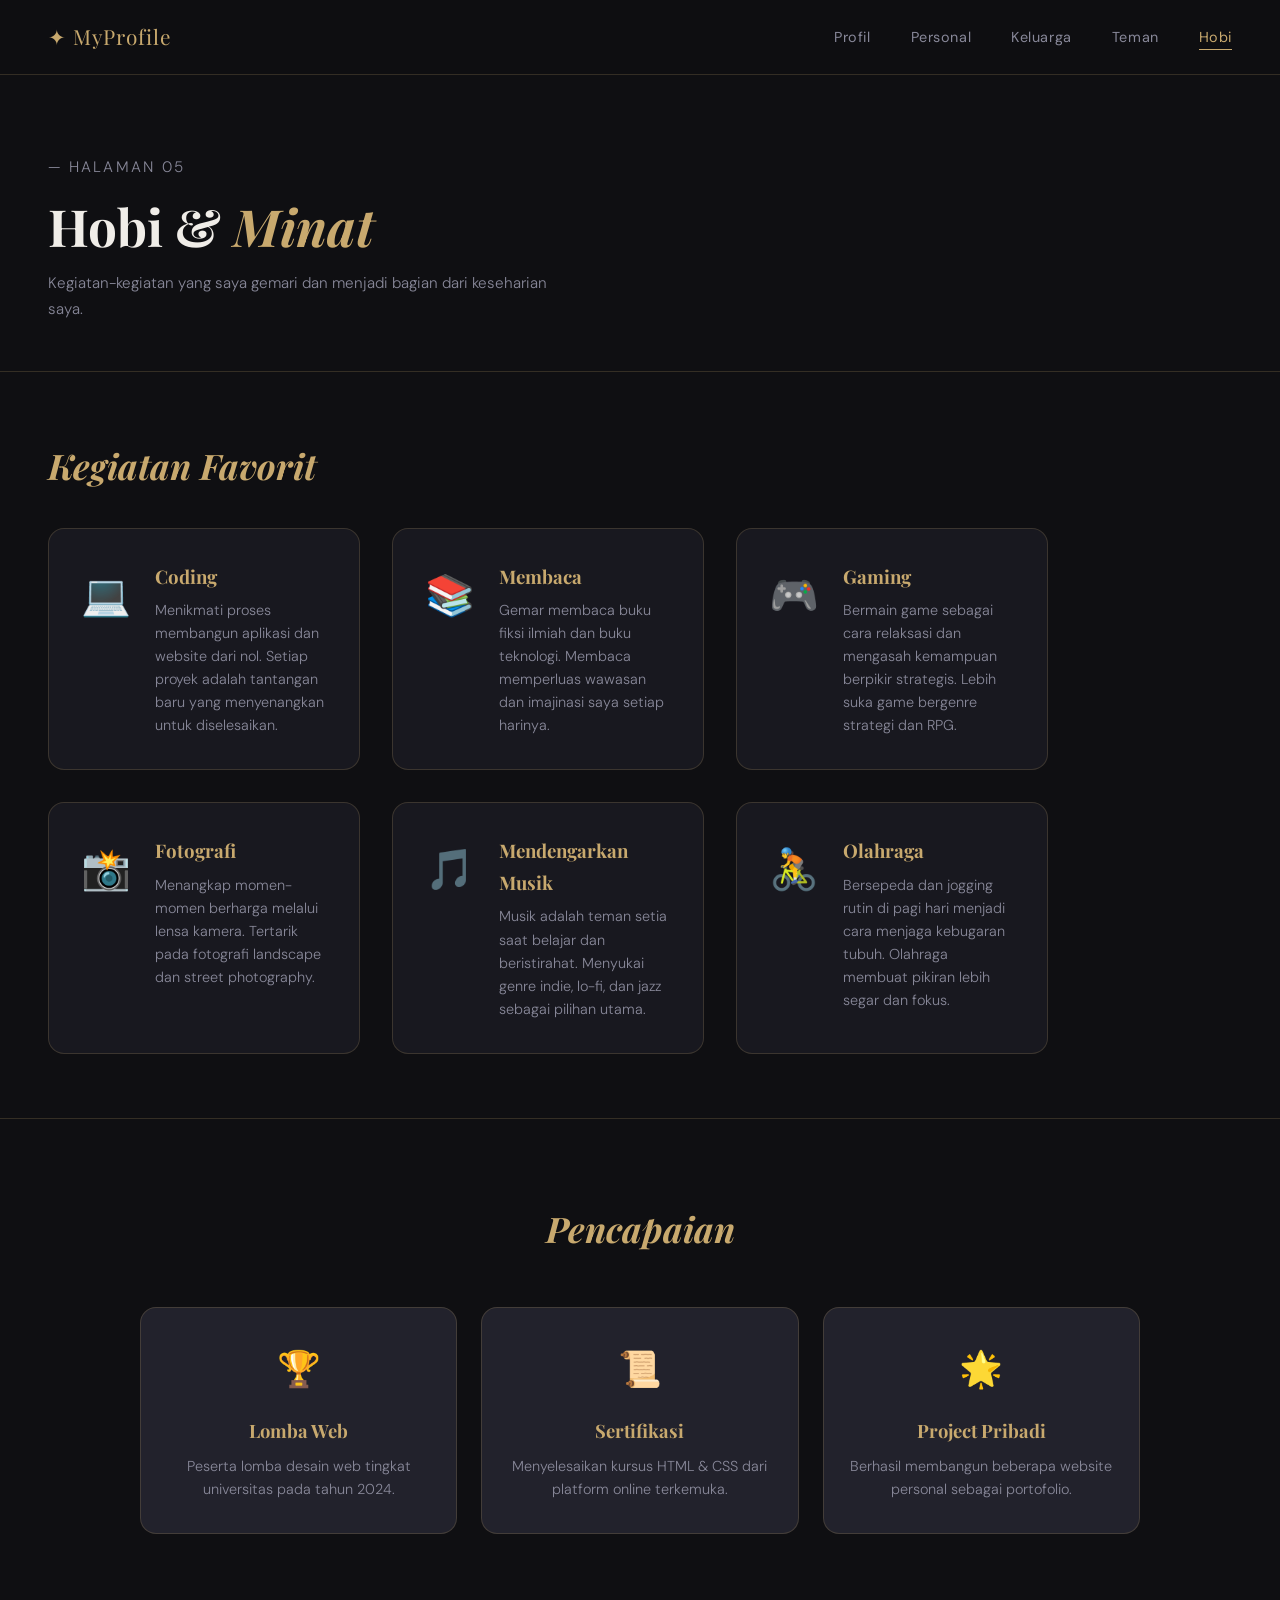
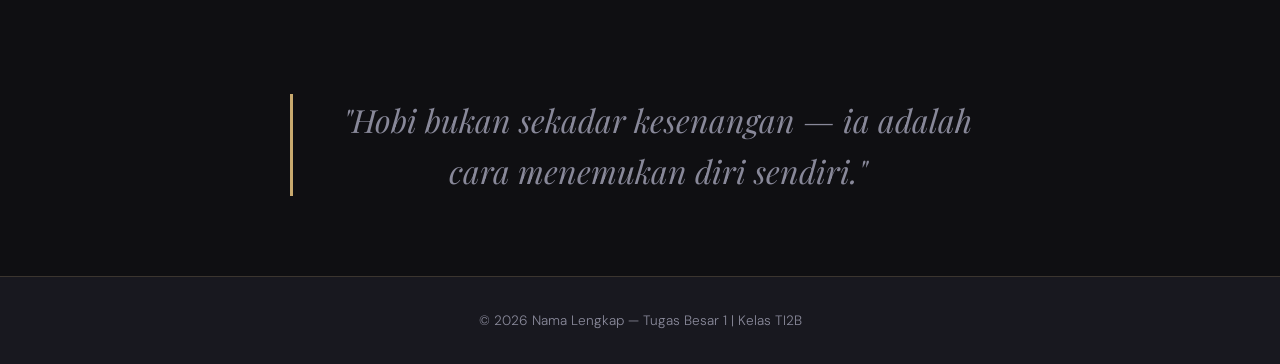
<file: tugasbesar1/hobi.html>
<!DOCTYPE html>
<html lang="id">
<head>
  <meta charset="UTF-8" />
  <meta name="viewport" content="width=device-width, initial-scale=1.0" />
  <title>Hobi — Profil Saya</title>
  <link rel="stylesheet" href="style.css" />
  <link href="https://fonts.googleapis.com/css2?family=Playfair+Display:wght@400;700&family=DM+Sans:wght@300;400;500&display=swap" rel="stylesheet" />
</head>
<body>

  <nav class="navbar">
    <div class="nav-logo">✦ MyProfile</div>
    <ul class="nav-links">
      <li><a href="index.html">Profil</a></li>
      <li><a href="personal.html">Personal</a></li>
      <li><a href="keluarga.html">Keluarga</a></li>
      <li><a href="teman.html">Teman</a></li>
      <li><a href="hobi.html" class="active">Hobi</a></li>
    </ul>
  </nav>

  <div class="page-hero">
    <p class="page-tag">— Halaman 05</p>
    <h1>Hobi & <span>Minat</span></h1>
    <p>Kegiatan-kegiatan yang saya gemari dan menjadi bagian dari keseharian saya.</p>
  </div>

  <section class="hobby-section">
    <h2 class="section-title" style="text-align:left; margin-bottom:2rem;">Kegiatan Favorit</h2>

    <div class="hobby-list">
      <div class="hobby-item">
        <div class="hobby-icon">💻</div>
        <div>
          <h3>Coding</h3>
          <p>Menikmati proses membangun aplikasi dan website dari nol. Setiap proyek adalah tantangan baru yang menyenangkan untuk diselesaikan.</p>
        </div>
      </div>

      <div class="hobby-item">
        <div class="hobby-icon">📚</div>
        <div>
          <h3>Membaca</h3>
          <p>Gemar membaca buku fiksi ilmiah dan buku teknologi. Membaca memperluas wawasan dan imajinasi saya setiap harinya.</p>
        </div>
      </div>

      <div class="hobby-item">
        <div class="hobby-icon">🎮</div>
        <div>
          <h3>Gaming</h3>
          <p>Bermain game sebagai cara relaksasi dan mengasah kemampuan berpikir strategis. Lebih suka game bergenre strategi dan RPG.</p>
        </div>
      </div>

      <div class="hobby-item">
        <div class="hobby-icon">📸</div>
        <div>
          <h3>Fotografi</h3>
          <p>Menangkap momen-momen berharga melalui lensa kamera. Tertarik pada fotografi landscape dan street photography.</p>
        </div>
      </div>

      <div class="hobby-item">
        <div class="hobby-icon">🎵</div>
        <div>
          <h3>Mendengarkan Musik</h3>
          <p>Musik adalah teman setia saat belajar dan beristirahat. Menyukai genre indie, lo-fi, dan jazz sebagai pilihan utama.</p>
        </div>
      </div>

      <div class="hobby-item">
        <div class="hobby-icon">🚴</div>
        <div>
          <h3>Olahraga</h3>
          <p>Bersepeda dan jogging rutin di pagi hari menjadi cara menjaga kebugaran tubuh. Olahraga membuat pikiran lebih segar dan fokus.</p>
        </div>
      </div>
    </div>
  </section>

  <section class="cards-section" style="background:transparent; border-top: 1px solid var(--border);">
    <h2 class="section-title">Pencapaian</h2>
    <div class="cards-grid">
      <div class="card">
        <div class="card-icon">🏆</div>
        <h3>Lomba Web</h3>
        <p>Peserta lomba desain web tingkat universitas pada tahun 2024.</p>
      </div>
      <div class="card">
        <div class="card-icon">📜</div>
        <h3>Sertifikasi</h3>
        <p>Menyelesaikan kursus HTML & CSS dari platform online terkemuka.</p>
      </div>
      <div class="card">
        <div class="card-icon">🌟</div>
        <h3>Project Pribadi</h3>
        <p>Berhasil membangun beberapa website personal sebagai portofolio.</p>
      </div>
    </div>
  </section>

  <div class="quote-section">
    <blockquote>
      "Hobi bukan sekadar kesenangan — ia adalah cara menemukan diri sendiri."
    </blockquote>
  </div>

  <footer class="footer">
    <p>© 2026 Nama Lengkap — Tugas Besar 1 | Kelas TI2B</p>
  </footer>

</body>
</html>
</file>
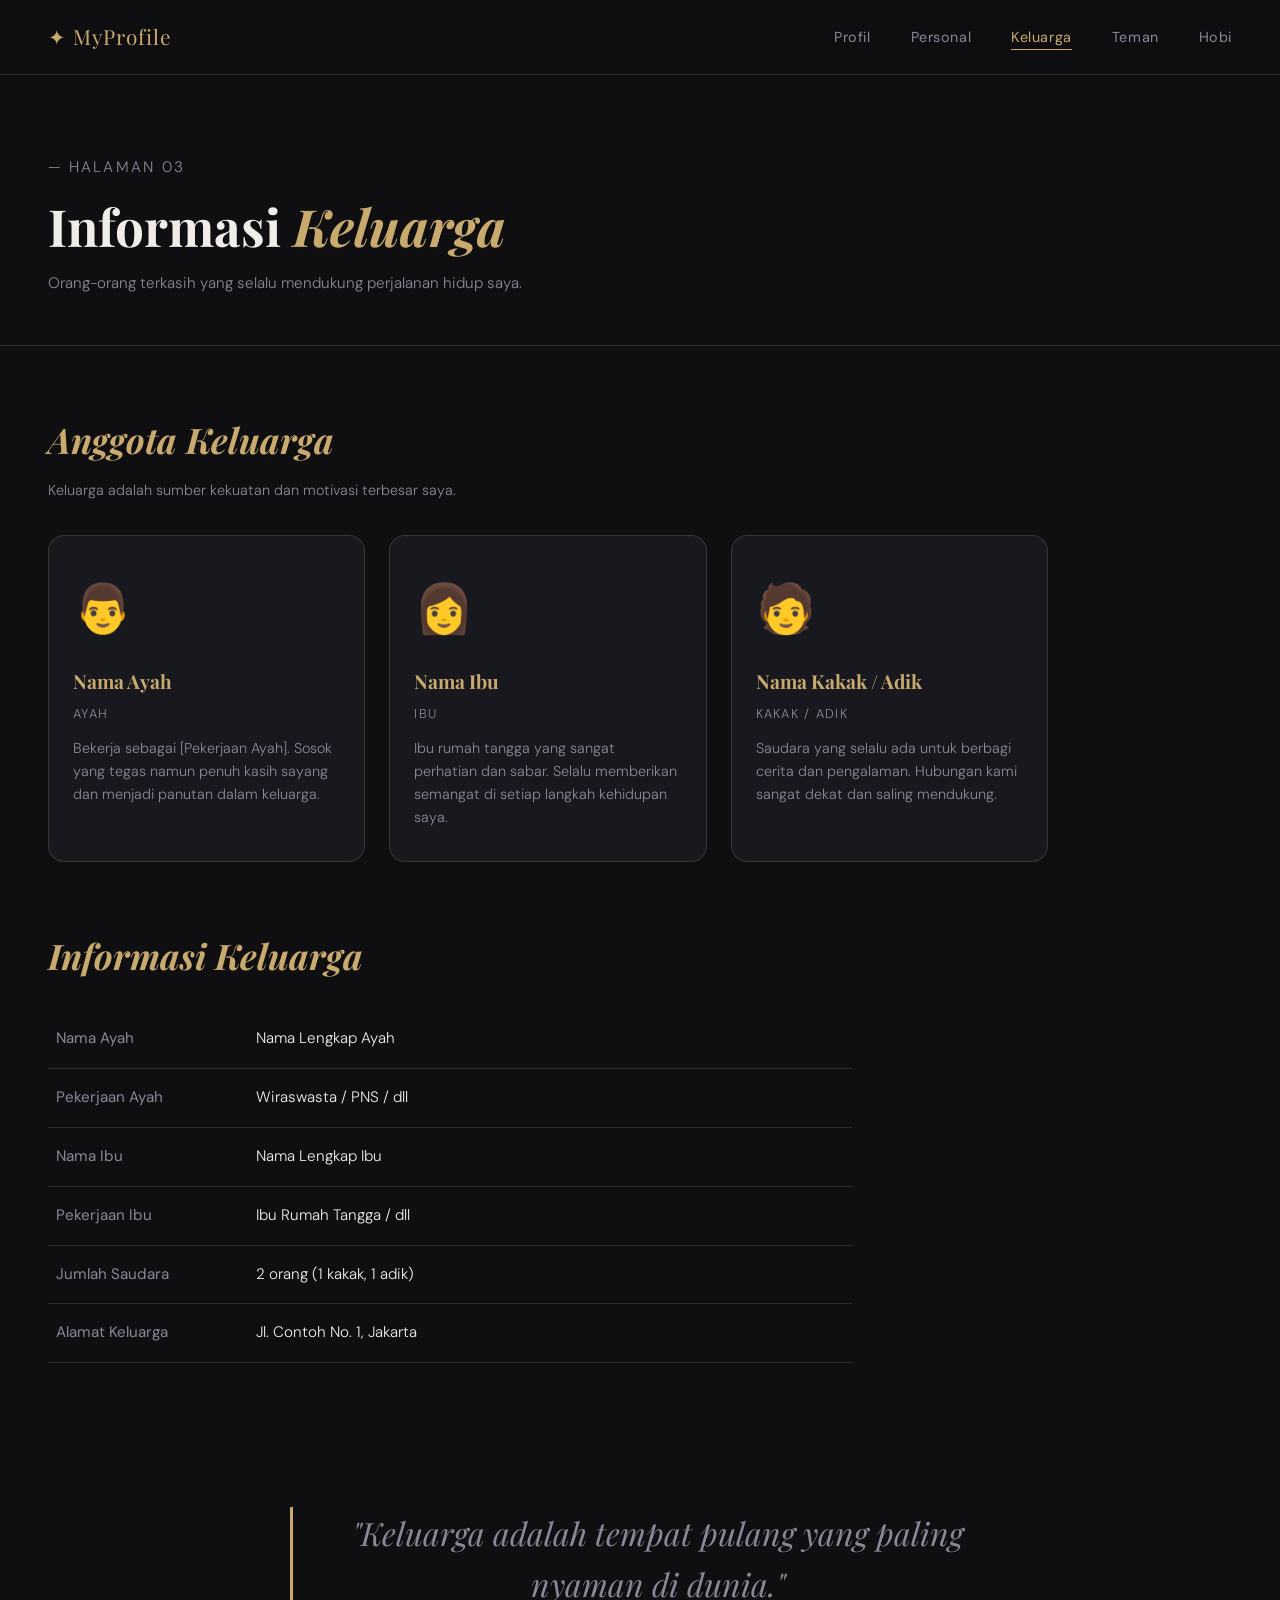
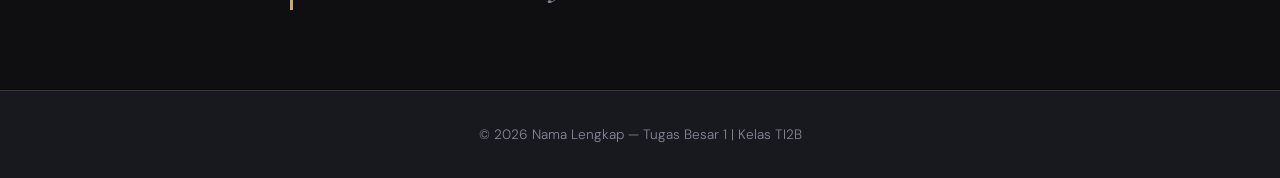
<file: tugasbesar1/keluarga.html>
<!DOCTYPE html>
<html lang="id">
<head>
  <meta charset="UTF-8" />
  <meta name="viewport" content="width=device-width, initial-scale=1.0" />
  <title>Keluarga — Profil Saya</title>
  <link rel="stylesheet" href="style.css" />
  <link href="https://fonts.googleapis.com/css2?family=Playfair+Display:wght@400;700&family=DM+Sans:wght@300;400;500&display=swap" rel="stylesheet" />
</head>
<body>

  <nav class="navbar">
    <div class="nav-logo">✦ MyProfile</div>
    <ul class="nav-links">
      <li><a href="index.html">Profil</a></li>
      <li><a href="personal.html">Personal</a></li>
      <li><a href="keluarga.html" class="active">Keluarga</a></li>
      <li><a href="teman.html">Teman</a></li>
      <li><a href="hobi.html">Hobi</a></li>
    </ul>
  </nav>

  <div class="page-hero">
    <p class="page-tag">— Halaman 03</p>
    <h1>Informasi <span>Keluarga</span></h1>
    <p>Orang-orang terkasih yang selalu mendukung perjalanan hidup saya.</p>
  </div>

  <section class="people-section">
    <h2 class="section-title" style="text-align:left; margin-bottom:0.5rem;">Anggota Keluarga</h2>
    <p style="color:var(--text-muted); font-size:0.9rem; margin-bottom:2rem;">Keluarga adalah sumber kekuatan dan motivasi terbesar saya.</p>

    <div class="people-grid">
      <div class="person-card">
        <div class="person-avatar">👨</div>
        <h3>Nama Ayah</h3>
        <div class="role">Ayah</div>
        <p>Bekerja sebagai [Pekerjaan Ayah]. Sosok yang tegas namun penuh kasih sayang dan menjadi panutan dalam keluarga.</p>
      </div>
      <div class="person-card">
        <div class="person-avatar">👩</div>
        <h3>Nama Ibu</h3>
        <div class="role">Ibu</div>
        <p>Ibu rumah tangga yang sangat perhatian dan sabar. Selalu memberikan semangat di setiap langkah kehidupan saya.</p>
      </div>
      <div class="person-card">
        <div class="person-avatar">🧑</div>
        <h3>Nama Kakak / Adik</h3>
        <div class="role">Kakak / Adik</div>
        <p>Saudara yang selalu ada untuk berbagi cerita dan pengalaman. Hubungan kami sangat dekat dan saling mendukung.</p>
      </div>
    </div>
  </section>

  <section class="info-section" style="padding-top:0;">
    <h2 class="section-title" style="text-align:left; margin-bottom:1.5rem;">Informasi Keluarga</h2>
    <table class="info-table">
      <tr>
        <td>Nama Ayah</td>
        <td>Nama Lengkap Ayah</td>
      </tr>
      <tr>
        <td>Pekerjaan Ayah</td>
        <td>Wiraswasta / PNS / dll</td>
      </tr>
      <tr>
        <td>Nama Ibu</td>
        <td>Nama Lengkap Ibu</td>
      </tr>
      <tr>
        <td>Pekerjaan Ibu</td>
        <td>Ibu Rumah Tangga / dll</td>
      </tr>
      <tr>
        <td>Jumlah Saudara</td>
        <td>2 orang (1 kakak, 1 adik)</td>
      </tr>
      <tr>
        <td>Alamat Keluarga</td>
        <td>Jl. Contoh No. 1, Jakarta</td>
      </tr>
    </table>
  </section>

  <div class="quote-section">
    <blockquote>
      "Keluarga adalah tempat pulang yang paling nyaman di dunia."
    </blockquote>
  </div>

  <footer class="footer">
    <p>© 2026 Nama Lengkap — Tugas Besar 1 | Kelas TI2B</p>
  </footer>

</body>
</html>
</file>
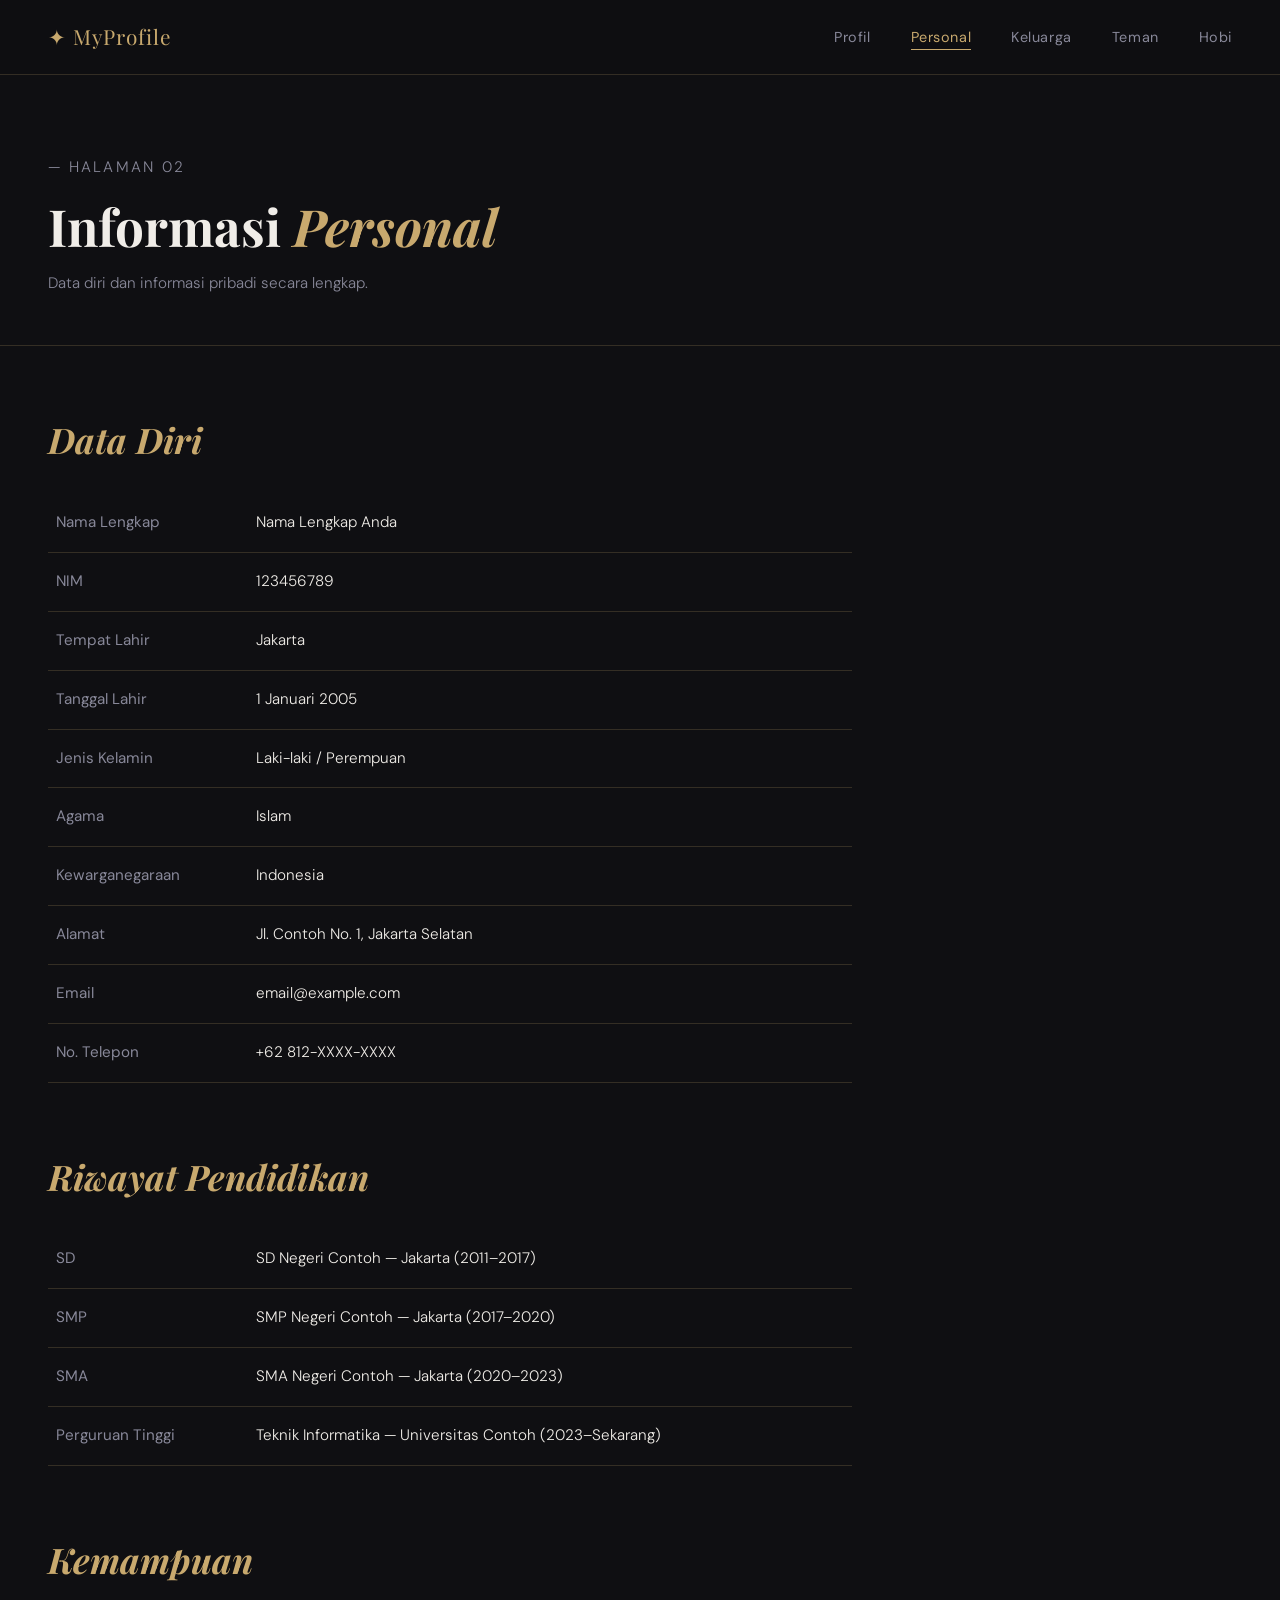
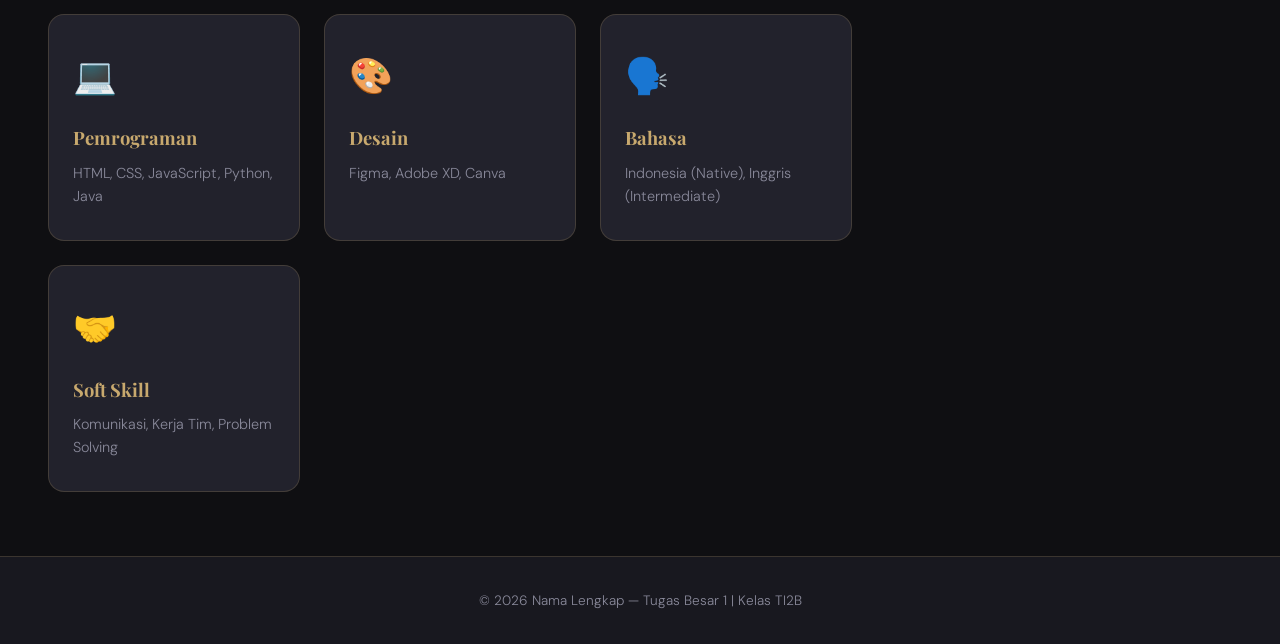
<file: tugasbesar1/personal.html>
<!DOCTYPE html>
<html lang="id">
<head>
  <meta charset="UTF-8" />
  <meta name="viewport" content="width=device-width, initial-scale=1.0" />
  <title>Informasi Personal — Profil Saya</title>
  <link rel="stylesheet" href="style.css" />
  <link href="https://fonts.googleapis.com/css2?family=Playfair+Display:wght@400;700&family=DM+Sans:wght@300;400;500&display=swap" rel="stylesheet" />
</head>
<body>

  <nav class="navbar">
    <div class="nav-logo">✦ MyProfile</div>
    <ul class="nav-links">
      <li><a href="index.html">Profil</a></li>
      <li><a href="personal.html" class="active">Personal</a></li>
      <li><a href="keluarga.html">Keluarga</a></li>
      <li><a href="teman.html">Teman</a></li>
      <li><a href="hobi.html">Hobi</a></li>
    </ul>
  </nav>

  <div class="page-hero">
    <p class="page-tag">— Halaman 02</p>
    <h1>Informasi <span>Personal</span></h1>
    <p>Data diri dan informasi pribadi secara lengkap.</p>
  </div>

  <section class="info-section">
    <h2 class="section-title" style="text-align:left; margin-bottom:1.5rem;">Data Diri</h2>
    <table class="info-table">
      <tr>
        <td>Nama Lengkap</td>
        <td>Nama Lengkap Anda</td>
      </tr>
      <tr>
        <td>NIM</td>
        <td>123456789</td>
      </tr>
      <tr>
        <td>Tempat Lahir</td>
        <td>Jakarta</td>
      </tr>
      <tr>
        <td>Tanggal Lahir</td>
        <td>1 Januari 2005</td>
      </tr>
      <tr>
        <td>Jenis Kelamin</td>
        <td>Laki-laki / Perempuan</td>
      </tr>
      <tr>
        <td>Agama</td>
        <td>Islam</td>
      </tr>
      <tr>
        <td>Kewarganegaraan</td>
        <td>Indonesia</td>
      </tr>
      <tr>
        <td>Alamat</td>
        <td>Jl. Contoh No. 1, Jakarta Selatan</td>
      </tr>
      <tr>
        <td>Email</td>
        <td>email@example.com</td>
      </tr>
      <tr>
        <td>No. Telepon</td>
        <td>+62 812-XXXX-XXXX</td>
      </tr>
    </table>
  </section>

  <section class="info-section" style="padding-top:0;">
    <h2 class="section-title" style="text-align:left; margin-bottom:1.5rem;">Riwayat Pendidikan</h2>
    <table class="info-table">
      <tr>
        <td>SD</td>
        <td>SD Negeri Contoh — Jakarta (2011–2017)</td>
      </tr>
      <tr>
        <td>SMP</td>
        <td>SMP Negeri Contoh — Jakarta (2017–2020)</td>
      </tr>
      <tr>
        <td>SMA</td>
        <td>SMA Negeri Contoh — Jakarta (2020–2023)</td>
      </tr>
      <tr>
        <td>Perguruan Tinggi</td>
        <td>Teknik Informatika — Universitas Contoh (2023–Sekarang)</td>
      </tr>
    </table>
  </section>

  <section class="info-section" style="padding-top:0;">
    <h2 class="section-title" style="text-align:left; margin-bottom:1.5rem;">Kemampuan</h2>
    <div class="cards-grid" style="max-width:none; margin:0;">
      <div class="card" style="text-align:left;">
        <div class="card-icon">💻</div>
        <h3>Pemrograman</h3>
        <p>HTML, CSS, JavaScript, Python, Java</p>
      </div>
      <div class="card" style="text-align:left;">
        <div class="card-icon">🎨</div>
        <h3>Desain</h3>
        <p>Figma, Adobe XD, Canva</p>
      </div>
      <div class="card" style="text-align:left;">
        <div class="card-icon">🗣️</div>
        <h3>Bahasa</h3>
        <p>Indonesia (Native), Inggris (Intermediate)</p>
      </div>
      <div class="card" style="text-align:left;">
        <div class="card-icon">🤝</div>
        <h3>Soft Skill</h3>
        <p>Komunikasi, Kerja Tim, Problem Solving</p>
      </div>
    </div>
  </section>

  <footer class="footer">
    <p>© 2026 Nama Lengkap — Tugas Besar 1 | Kelas TI2B</p>
  </footer>

</body>
</html>
</file>
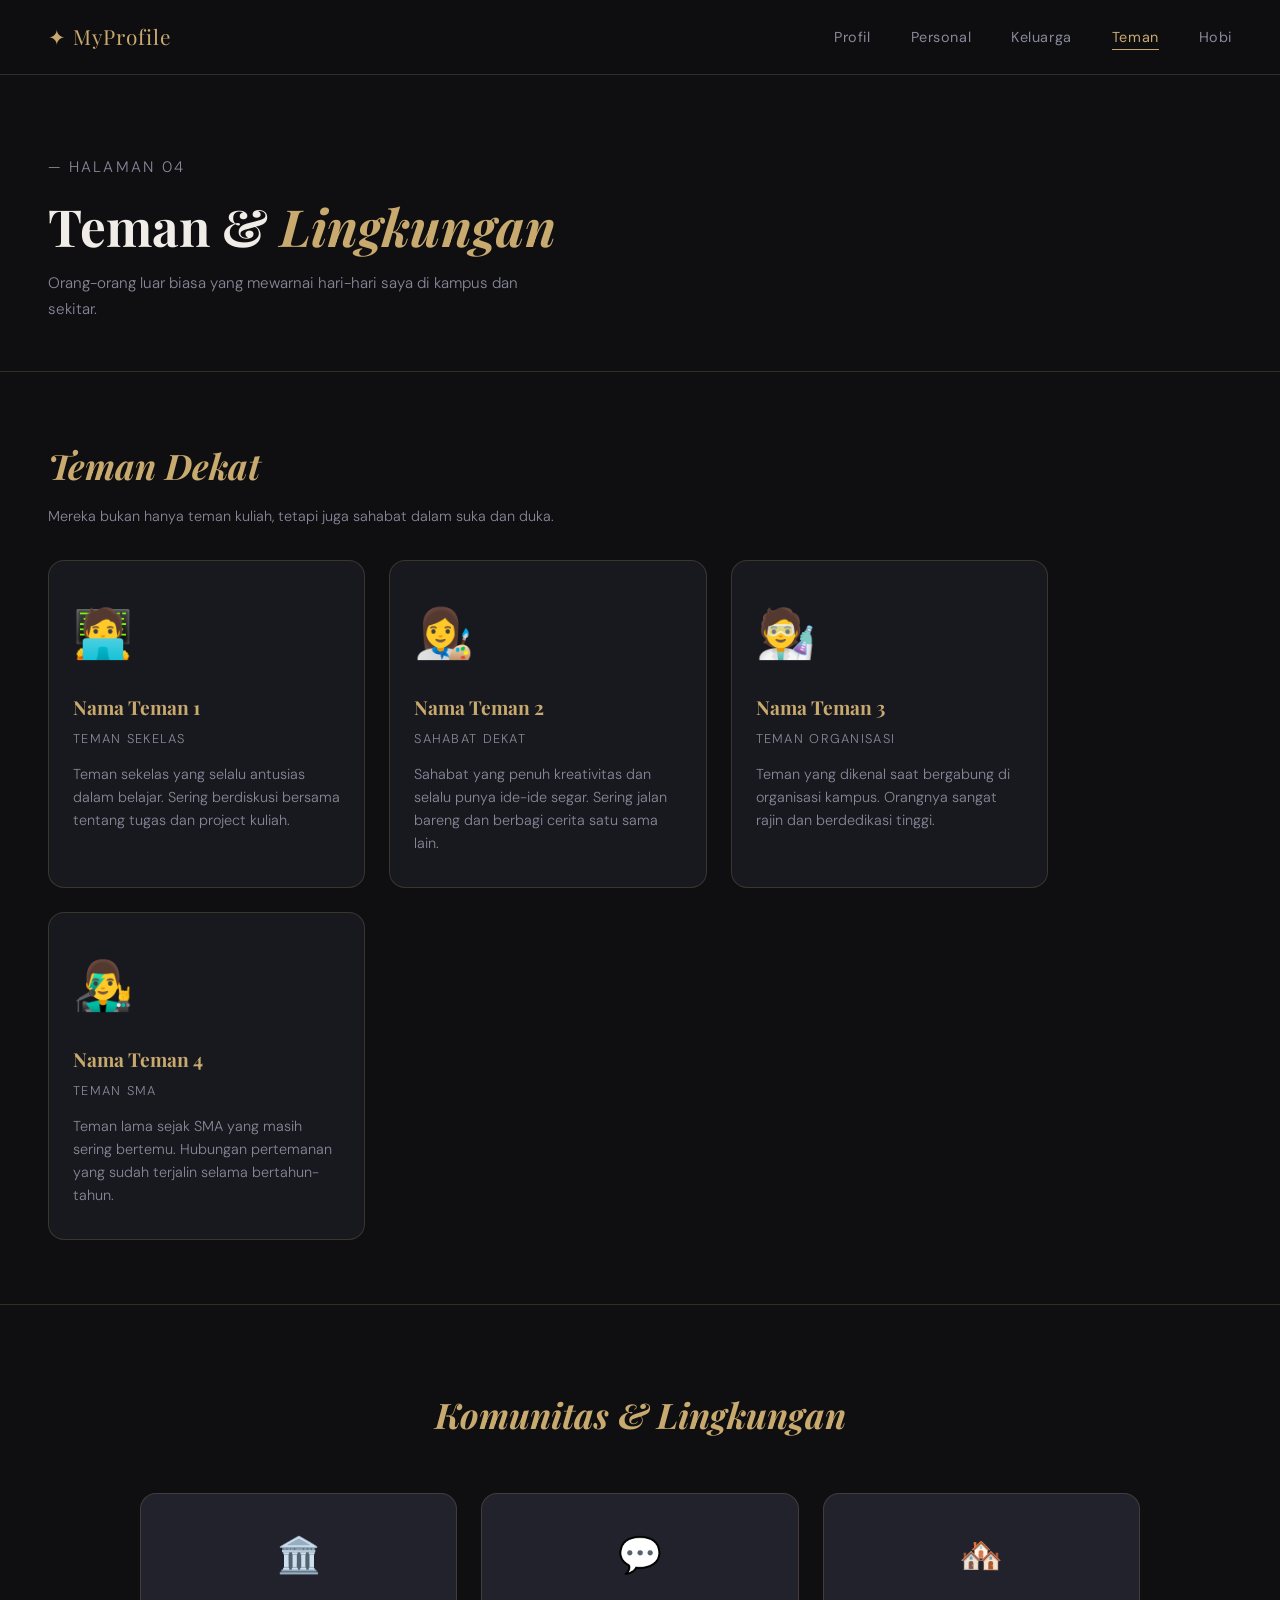
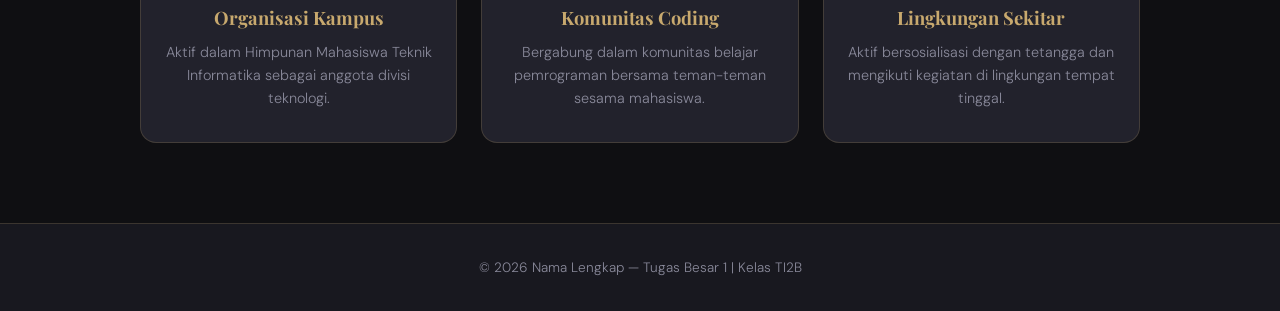
<file: tugasbesar1/teman.html>
<!DOCTYPE html>
<html lang="id">
<head>
  <meta charset="UTF-8" />
  <meta name="viewport" content="width=device-width, initial-scale=1.0" />
  <title>Teman — Profil Saya</title>
  <link rel="stylesheet" href="style.css" />
  <link href="https://fonts.googleapis.com/css2?family=Playfair+Display:wght@400;700&family=DM+Sans:wght@300;400;500&display=swap" rel="stylesheet" />
</head>
<body>

  <nav class="navbar">
    <div class="nav-logo">✦ MyProfile</div>
    <ul class="nav-links">
      <li><a href="index.html">Profil</a></li>
      <li><a href="personal.html">Personal</a></li>
      <li><a href="keluarga.html">Keluarga</a></li>
      <li><a href="teman.html" class="active">Teman</a></li>
      <li><a href="hobi.html">Hobi</a></li>
    </ul>
  </nav>

  <div class="page-hero">
    <p class="page-tag">— Halaman 04</p>
    <h1>Teman & <span>Lingkungan</span></h1>
    <p>Orang-orang luar biasa yang mewarnai hari-hari saya di kampus dan sekitar.</p>
  </div>

  <section class="people-section">
    <h2 class="section-title" style="text-align:left; margin-bottom:0.5rem;">Teman Dekat</h2>
    <p style="color:var(--text-muted); font-size:0.9rem; margin-bottom:2rem;">Mereka bukan hanya teman kuliah, tetapi juga sahabat dalam suka dan duka.</p>

    <div class="people-grid">
      <div class="person-card">
        <div class="person-avatar">🧑‍💻</div>
        <h3>Nama Teman 1</h3>
        <div class="role">Teman Sekelas</div>
        <p>Teman sekelas yang selalu antusias dalam belajar. Sering berdiskusi bersama tentang tugas dan project kuliah.</p>
      </div>
      <div class="person-card">
        <div class="person-avatar">👩‍🎨</div>
        <h3>Nama Teman 2</h3>
        <div class="role">Sahabat Dekat</div>
        <p>Sahabat yang penuh kreativitas dan selalu punya ide-ide segar. Sering jalan bareng dan berbagi cerita satu sama lain.</p>
      </div>
      <div class="person-card">
        <div class="person-avatar">🧑‍🔬</div>
        <h3>Nama Teman 3</h3>
        <div class="role">Teman Organisasi</div>
        <p>Teman yang dikenal saat bergabung di organisasi kampus. Orangnya sangat rajin dan berdedikasi tinggi.</p>
      </div>
      <div class="person-card">
        <div class="person-avatar">👨‍🎤</div>
        <h3>Nama Teman 4</h3>
        <div class="role">Teman SMA</div>
        <p>Teman lama sejak SMA yang masih sering bertemu. Hubungan pertemanan yang sudah terjalin selama bertahun-tahun.</p>
      </div>
    </div>
  </section>

  <section class="cards-section" style="background:transparent; border-top: 1px solid var(--border);">
    <h2 class="section-title">Komunitas & Lingkungan</h2>
    <div class="cards-grid">
      <div class="card">
        <div class="card-icon">🏛️</div>
        <h3>Organisasi Kampus</h3>
        <p>Aktif dalam Himpunan Mahasiswa Teknik Informatika sebagai anggota divisi teknologi.</p>
      </div>
      <div class="card">
        <div class="card-icon">💬</div>
        <h3>Komunitas Coding</h3>
        <p>Bergabung dalam komunitas belajar pemrograman bersama teman-teman sesama mahasiswa.</p>
      </div>
      <div class="card">
        <div class="card-icon">🏘️</div>
        <h3>Lingkungan Sekitar</h3>
        <p>Aktif bersosialisasi dengan tetangga dan mengikuti kegiatan di lingkungan tempat tinggal.</p>
      </div>
    </div>
  </section>

  <footer class="footer">
    <p>© 2026 Nama Lengkap — Tugas Besar 1 | Kelas TI2B</p>
  </footer>

</body>
</html>
</file>
<file: tugasbesar1/style.css>
/* ===========================
   CSS VARIABLES & RESET
   =========================== */
:root {
  --bg: #0f0f12;
  --surface: #18181f;
  --surface2: #22222c;
  --accent: #c8a96e;
  --accent2: #e8c990;
  --text: #f0ede8;
  --text-muted: #888899;
  --border: rgba(200, 169, 110, 0.2);
  --radius: 16px;
  --font-display: 'Playfair Display', Georgia, serif;
  --font-body: 'DM Sans', sans-serif;
}

*, *::before, *::after {
  box-sizing: border-box;
  margin: 0;
  padding: 0;
}

html { scroll-behavior: smooth; }

body {
  background: var(--bg);
  color: var(--text);
  font-family: var(--font-body);
  font-weight: 300;
  line-height: 1.7;
  min-height: 100vh;
}

a { text-decoration: none; color: inherit; }

/* ===========================
   NAVBAR
   =========================== */
.navbar {
  display: flex;
  align-items: center;
  justify-content: space-between;
  padding: 1.2rem 3rem;
  background: rgba(15,15,18,0.85);
  backdrop-filter: blur(12px);
  border-bottom: 1px solid var(--border);
  position: sticky;
  top: 0;
  z-index: 100;
}

.nav-logo {
  font-family: var(--font-display);
  font-size: 1.3rem;
  color: var(--accent);
  letter-spacing: 0.05em;
}

.nav-links {
  list-style: none;
  display: flex;
  gap: 2.5rem;
}

.nav-links a {
  font-size: 0.9rem;
  font-weight: 400;
  color: var(--text-muted);
  letter-spacing: 0.04em;
  transition: color 0.3s;
  position: relative;
}

.nav-links a::after {
  content: '';
  position: absolute;
  bottom: -4px;
  left: 0;
  width: 0;
  height: 1px;
  background: var(--accent);
  transition: width 0.3s;
}

.nav-links a:hover,
.nav-links a.active {
  color: var(--accent);
}

.nav-links a:hover::after,
.nav-links a.active::after {
  width: 100%;
}

/* ===========================
   HERO SECTION
   =========================== */
.hero {
  position: relative;
  display: flex;
  align-items: center;
  justify-content: space-between;
  gap: 3rem;
  padding: 6rem 3rem 5rem;
  min-height: 90vh;
  overflow: hidden;
}

.hero-blob {
  position: absolute;
  border-radius: 50%;
  filter: blur(80px);
  opacity: 0.18;
  pointer-events: none;
}

.blob1 {
  width: 500px; height: 500px;
  background: var(--accent);
  top: -100px; left: -150px;
}

.blob2 {
  width: 400px; height: 400px;
  background: #7c6bdc;
  bottom: -80px; right: -100px;
}

.hero-content {
  position: relative;
  z-index: 1;
  max-width: 560px;
}

.hero-tag {
  font-size: 0.85rem;
  letter-spacing: 0.12em;
  color: var(--accent);
  margin-bottom: 1.2rem;
  text-transform: uppercase;
}

.hero-name {
  font-family: var(--font-display);
  font-size: clamp(2.8rem, 5vw, 4.5rem);
  font-weight: 700;
  line-height: 1.1;
  margin-bottom: 1.5rem;
}

.hero-name span {
  color: var(--accent);
  font-style: italic;
}

.hero-desc {
  font-size: 1rem;
  color: var(--text-muted);
  margin-bottom: 2.5rem;
  max-width: 440px;
  line-height: 1.8;
}

.btn-primary {
  display: inline-block;
  padding: 0.85rem 2rem;
  background: var(--accent);
  color: #0f0f12;
  border-radius: 50px;
  font-weight: 500;
  font-size: 0.9rem;
  letter-spacing: 0.03em;
  transition: background 0.3s, transform 0.2s;
}

.btn-primary:hover {
  background: var(--accent2);
  transform: translateY(-2px);
}

/* Hero Avatar */
.hero-avatar {
  position: relative;
  flex-shrink: 0;
  z-index: 1;
}

.avatar-frame {
  width: 300px;
  height: 360px;
  border-radius: 50% 50% 40% 40%;
  background: var(--surface2);
  border: 2px solid var(--border);
  display: flex;
  align-items: center;
  justify-content: center;
  overflow: hidden;
}

.avatar-placeholder {
  font-size: 7rem;
  opacity: 0.4;
}

.avatar-badge {
  position: absolute;
  bottom: -10px;
  right: -10px;
  background: var(--accent);
  color: #0f0f12;
  font-weight: 700;
  font-size: 0.85rem;
  padding: 0.5rem 1.2rem;
  border-radius: 50px;
  letter-spacing: 0.1em;
}

/* ===========================
   CARDS SECTION
   =========================== */
.cards-section {
  padding: 5rem 3rem;
  background: var(--surface);
  border-top: 1px solid var(--border);
}

.section-title {
  font-family: var(--font-display);
  font-size: 2.2rem;
  color: var(--accent);
  margin-bottom: 3rem;
  text-align: center;
  font-style: italic;
}

.cards-grid {
  display: grid;
  grid-template-columns: repeat(auto-fit, minmax(220px, 1fr));
  gap: 1.5rem;
  max-width: 1000px;
  margin: 0 auto;
}

.card {
  background: var(--surface2);
  border: 1px solid var(--border);
  border-radius: var(--radius);
  padding: 2rem 1.5rem;
  transition: transform 0.3s, border-color 0.3s;
  text-align: center;
}

.card:hover {
  transform: translateY(-6px);
  border-color: var(--accent);
}

.card-icon {
  font-size: 2.2rem;
  margin-bottom: 1rem;
}

.card h3 {
  font-family: var(--font-display);
  font-size: 1.15rem;
  color: var(--accent);
  margin-bottom: 0.5rem;
}

.card p {
  font-size: 0.9rem;
  color: var(--text-muted);
  line-height: 1.6;
}

/* ===========================
   QUOTE SECTION
   =========================== */
.quote-section {
  padding: 5rem 3rem;
  display: flex;
  justify-content: center;
}

.quote-section blockquote {
  font-family: var(--font-display);
  font-size: clamp(1.4rem, 3vw, 2rem);
  font-style: italic;
  color: var(--text-muted);
  text-align: center;
  max-width: 700px;
  border-left: 3px solid var(--accent);
  padding-left: 2rem;
  line-height: 1.6;
}

/* ===========================
   INNER PAGE HERO
   =========================== */
.page-hero {
  padding: 4rem 3rem 3rem;
  border-bottom: 1px solid var(--border);
}

.page-tag {
  font-size: 0.8rem;
  text-transform: uppercase;
  letter-spacing: 0.15em;
  color: var(--accent);
  margin-bottom: 1rem;
}

.page-hero h1 {
  font-family: var(--font-display);
  font-size: clamp(2.5rem, 4vw, 3.5rem);
  font-weight: 700;
  line-height: 1.15;
}

.page-hero h1 span {
  color: var(--accent);
  font-style: italic;
}

.page-hero p {
  color: var(--text-muted);
  max-width: 500px;
  margin-top: 1rem;
  font-size: 0.95rem;
}

/* ===========================
   INFO TABLE / LIST
   =========================== */
.info-section {
  padding: 4rem 3rem;
  max-width: 900px;
}

.info-table {
  width: 100%;
  border-collapse: collapse;
  margin-top: 1.5rem;
}

.info-table tr {
  border-bottom: 1px solid var(--border);
}

.info-table td {
  padding: 1rem 0.5rem;
  font-size: 0.95rem;
}

.info-table td:first-child {
  color: var(--text-muted);
  width: 200px;
  font-weight: 400;
}

.info-table td:last-child {
  color: var(--text);
  font-weight: 300;
}

/* ===========================
   PEOPLE CARDS (Keluarga/Teman)
   =========================== */
.people-section {
  padding: 4rem 3rem;
}

.people-grid {
  display: grid;
  grid-template-columns: repeat(auto-fit, minmax(240px, 1fr));
  gap: 1.5rem;
  margin-top: 2rem;
  max-width: 1000px;
}

.person-card {
  background: var(--surface);
  border: 1px solid var(--border);
  border-radius: var(--radius);
  padding: 2rem 1.5rem;
  transition: transform 0.3s, border-color 0.3s;
}

.person-card:hover {
  transform: translateY(-5px);
  border-color: var(--accent);
}

.person-avatar {
  font-size: 3rem;
  margin-bottom: 1rem;
}

.person-card h3 {
  font-family: var(--font-display);
  font-size: 1.2rem;
  color: var(--accent);
  margin-bottom: 0.3rem;
}

.person-card .role {
  font-size: 0.8rem;
  text-transform: uppercase;
  letter-spacing: 0.1em;
  color: var(--text-muted);
  margin-bottom: 0.8rem;
}

.person-card p {
  font-size: 0.9rem;
  color: var(--text-muted);
  line-height: 1.6;
}

/* ===========================
   HOBBY SECTION
   =========================== */
.hobby-section {
  padding: 4rem 3rem;
}

.hobby-list {
  display: grid;
  grid-template-columns: repeat(auto-fit, minmax(280px, 1fr));
  gap: 2rem;
  margin-top: 2rem;
  max-width: 1000px;
}

.hobby-item {
  background: var(--surface);
  border: 1px solid var(--border);
  border-radius: var(--radius);
  padding: 2rem;
  display: flex;
  gap: 1.5rem;
  align-items: flex-start;
  transition: border-color 0.3s, transform 0.3s;
}

.hobby-item:hover {
  border-color: var(--accent);
  transform: translateY(-4px);
}

.hobby-icon {
  font-size: 2.5rem;
  flex-shrink: 0;
}

.hobby-item h3 {
  font-family: var(--font-display);
  color: var(--accent);
  margin-bottom: 0.4rem;
}

.hobby-item p {
  font-size: 0.9rem;
  color: var(--text-muted);
  line-height: 1.6;
}

/* ===========================
   FOOTER
   =========================== */
.footer {
  padding: 2rem 3rem;
  border-top: 1px solid var(--border);
  text-align: center;
  font-size: 0.85rem;
  color: var(--text-muted);
  background: var(--surface);
}

/* ===========================
   RESPONSIVE
   =========================== */
@media (max-width: 768px) {
  .navbar { padding: 1rem 1.5rem; flex-direction: column; gap: 1rem; }
  .nav-links { gap: 1.2rem; flex-wrap: wrap; justify-content: center; }
  .hero { flex-direction: column; padding: 3rem 1.5rem; text-align: center; min-height: auto; }
  .hero-desc { margin: 0 auto 2rem; }
  .hero-avatar { order: -1; }
  .avatar-frame { width: 220px; height: 260px; }
  .cards-section, .people-section, .hobby-section, .info-section { padding: 3rem 1.5rem; }
  .page-hero { padding: 3rem 1.5rem; }
}
</file>
<file: latihan 6/style.css>
/* Styling buat Flexbox */
.wadah-flex {
    display: flex;
    justify-content: center;
}

/* Styling buat Grid */
.wadah-grid {
    display: grid;
    grid-template-columns: auto auto; /* 2 kolom aja biar simpel */
    gap: 10px;
    padding: 10px;
}

.isi-grid {
    background-color: white;
    border: 1px solid black;
    padding: 20px;
    text-align: center;
}

/* CSS Advanced: Hover Effect */
.link-edit:hover {
    background-color: black;
    color: white;
    padding: 5px;
}

/* Link Styling Biasa */
.link-edit {
    color: blue;
    text-decoration: none;
    font-weight: bold;
}
</file>
